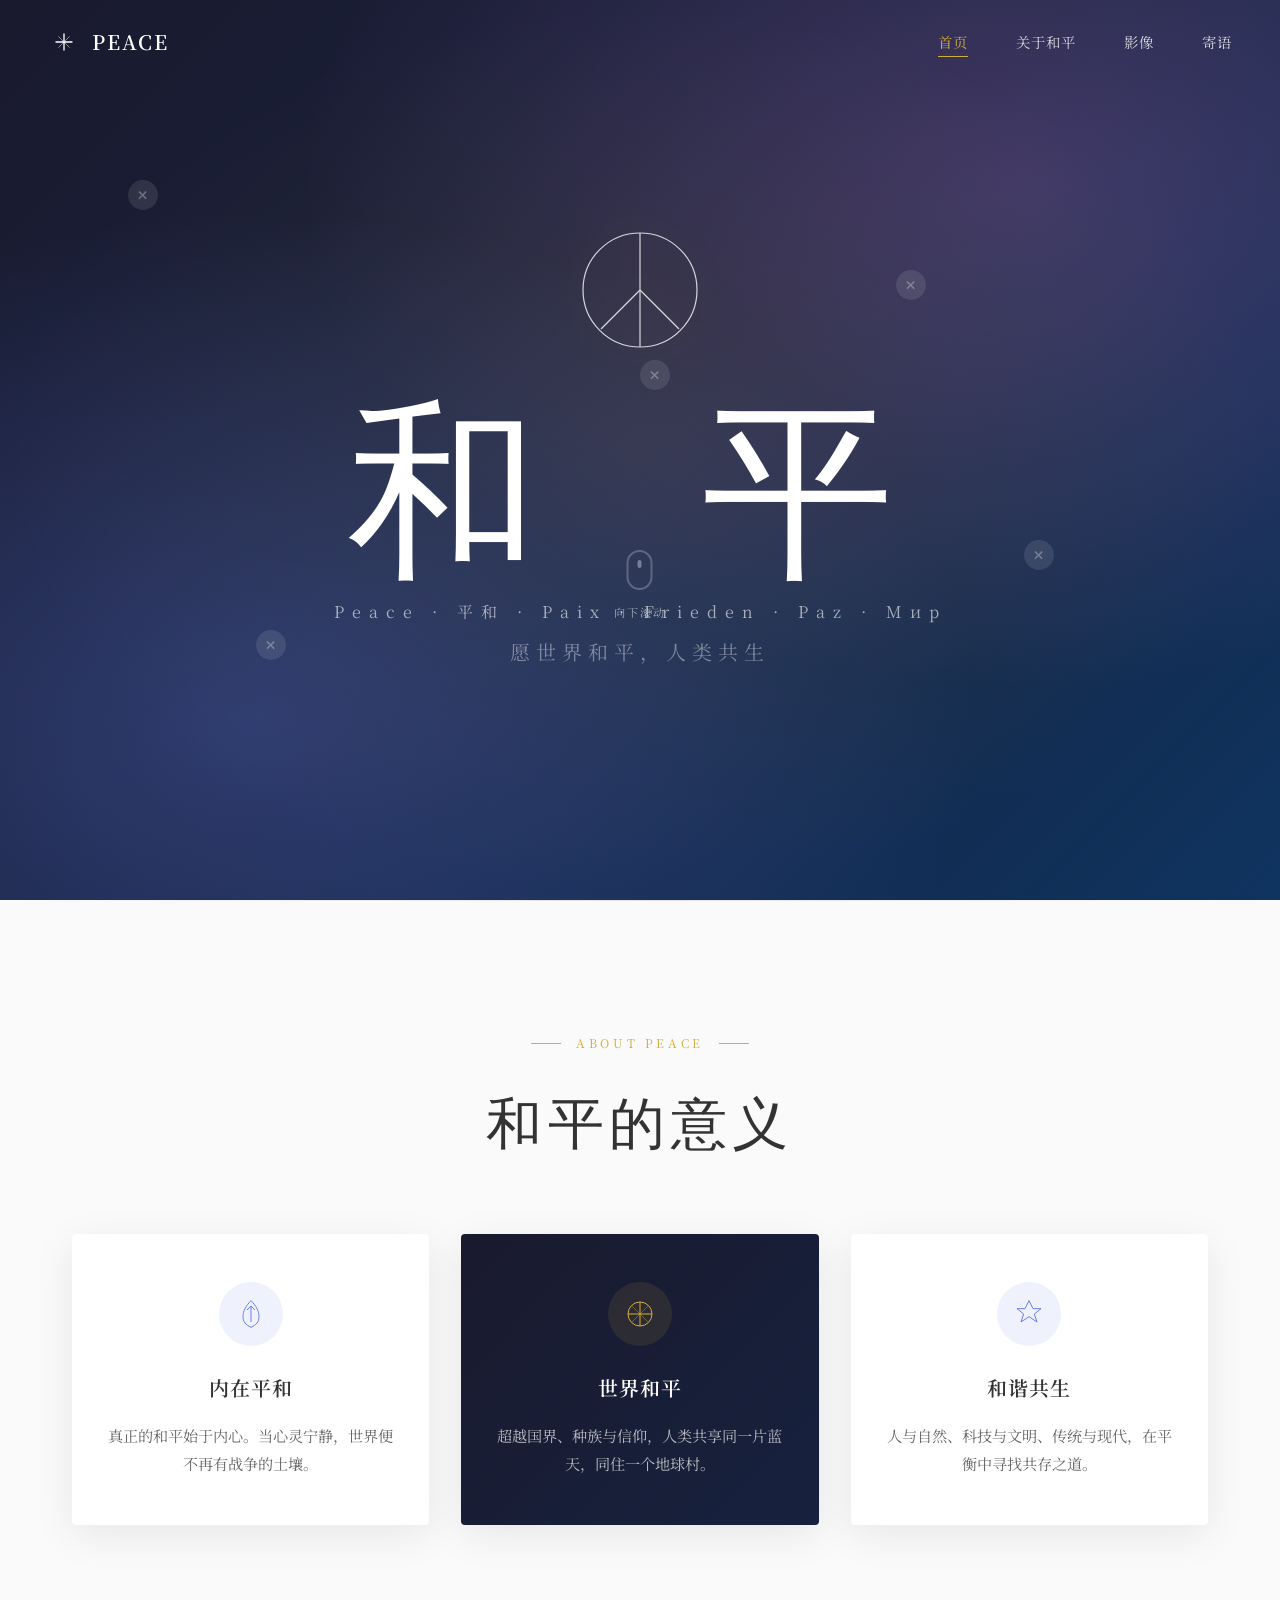
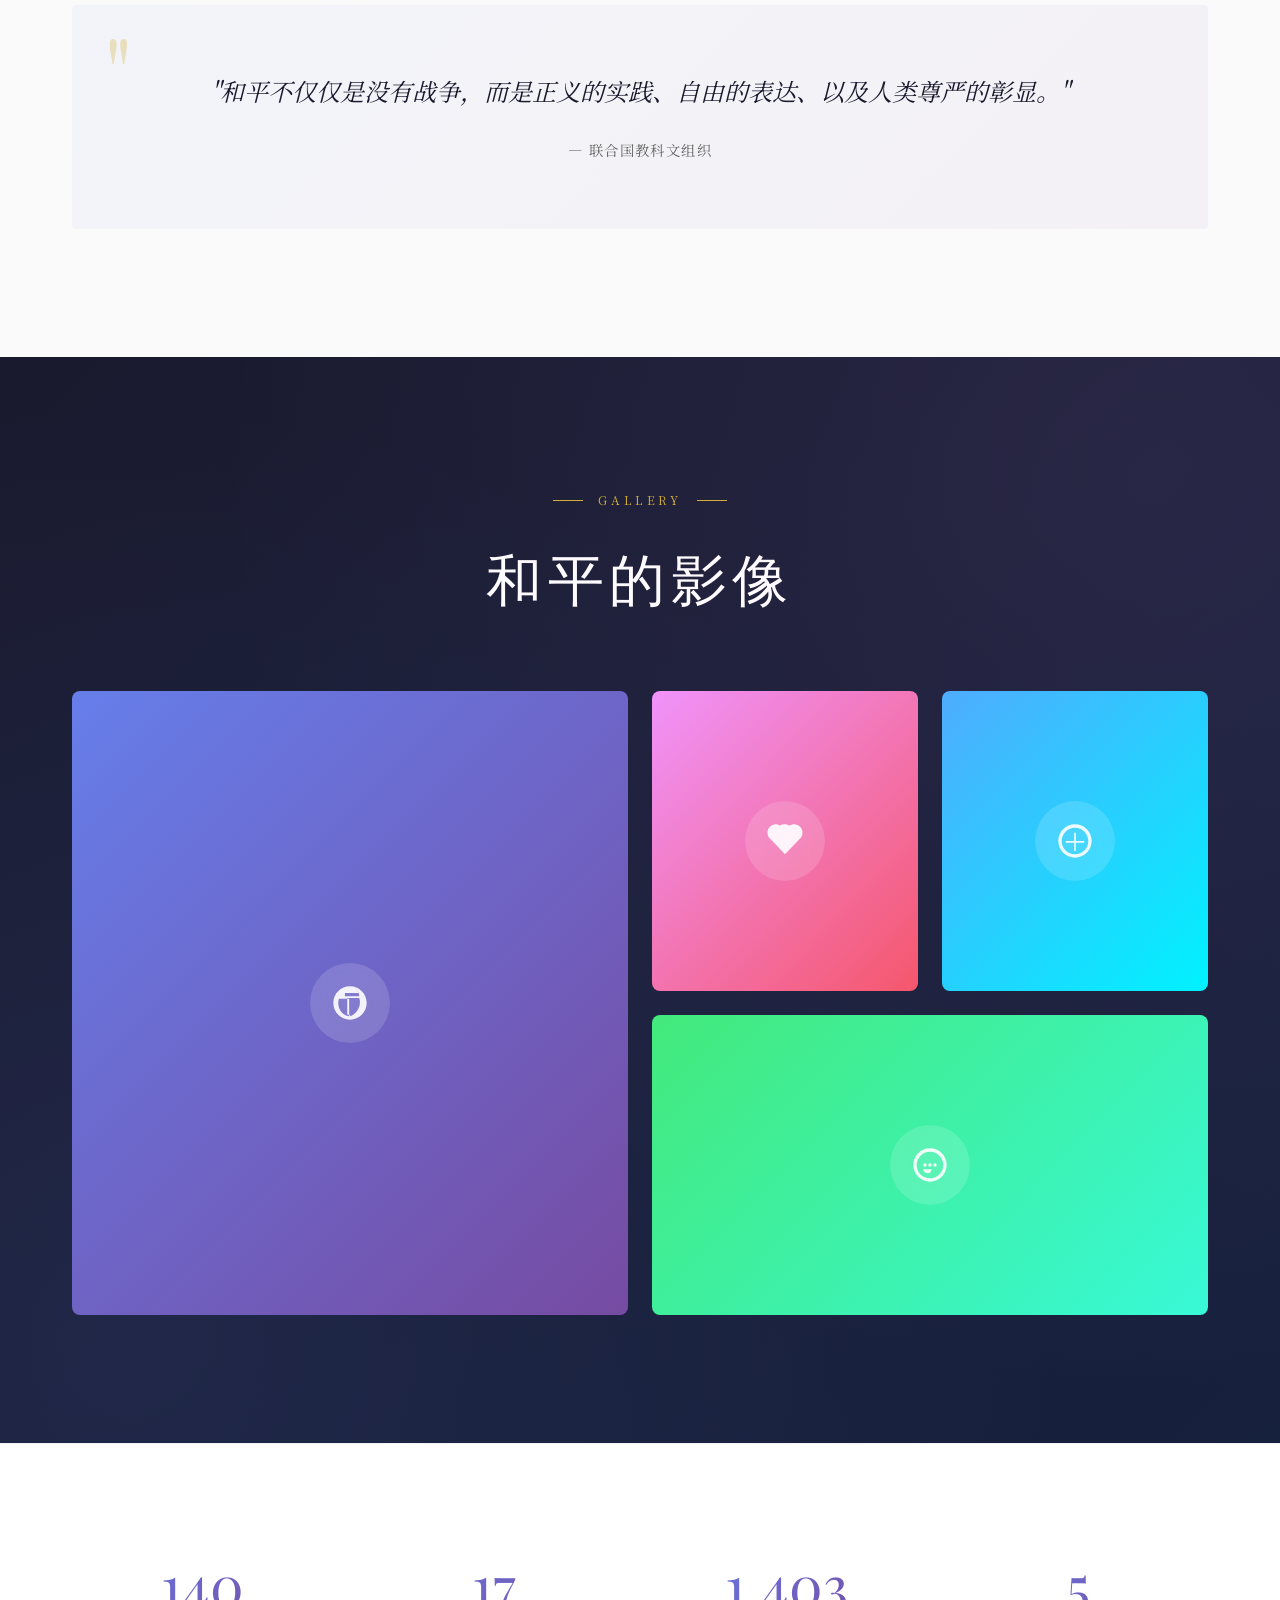
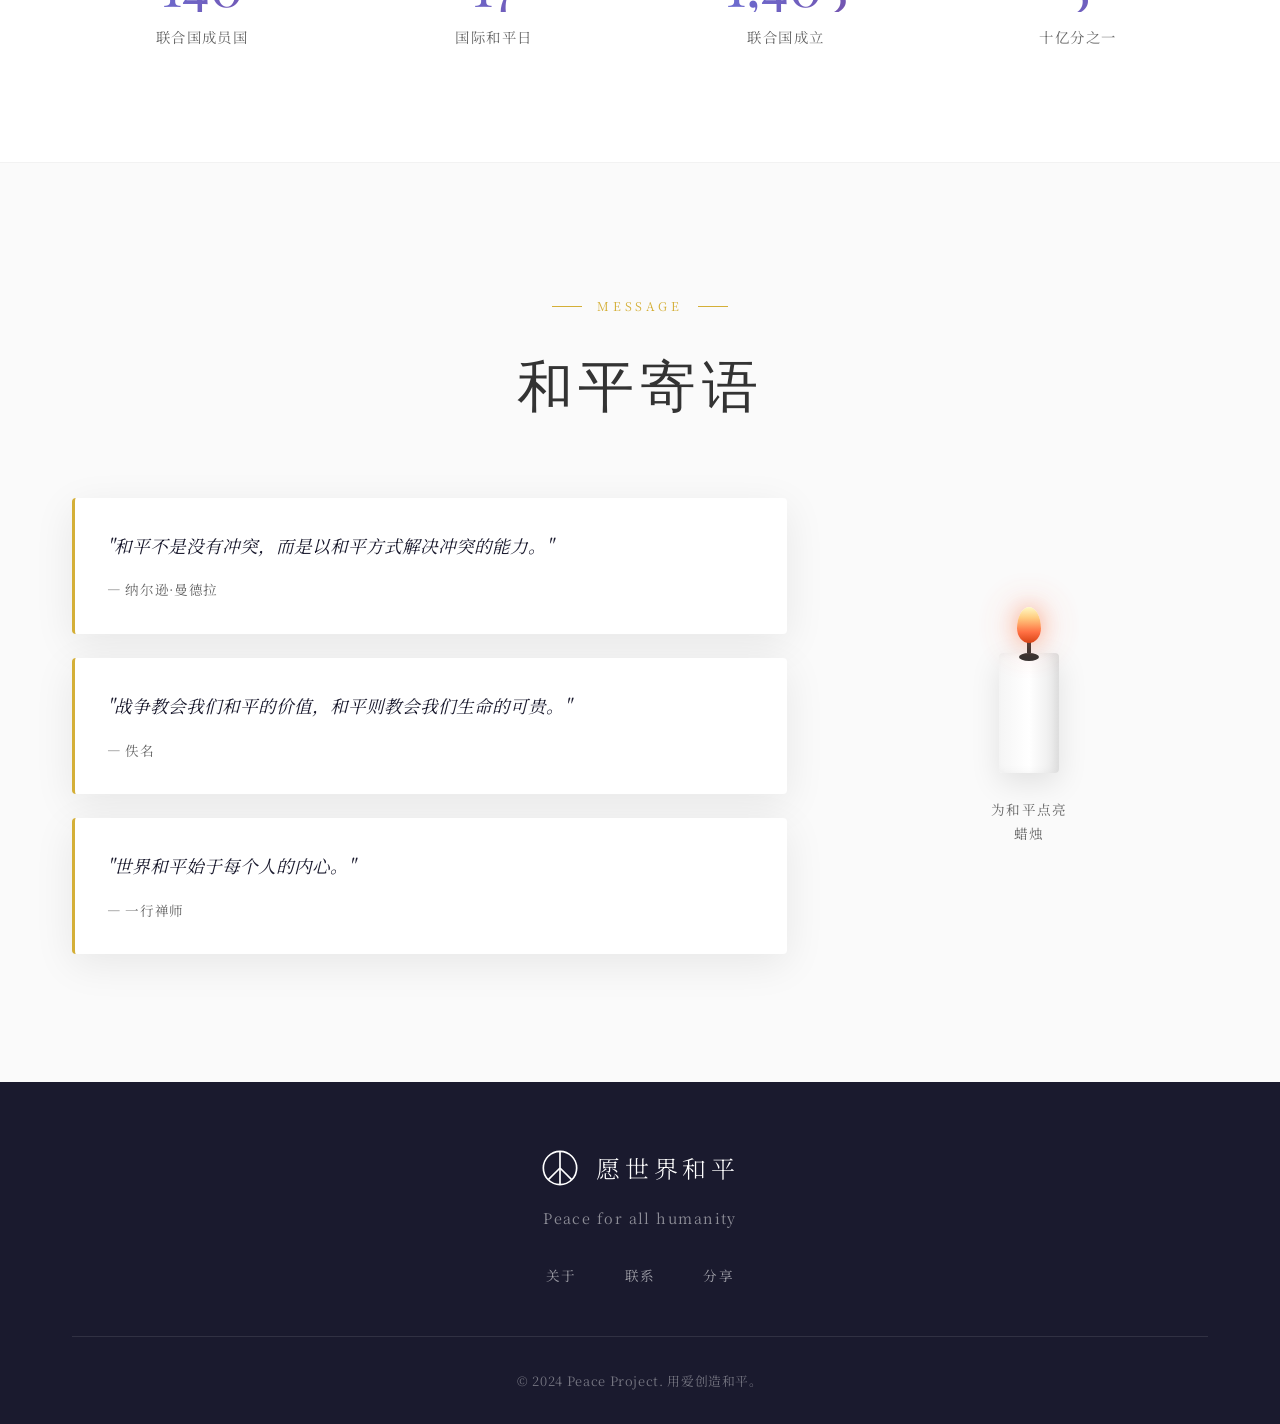
<file: index.html>
<!DOCTYPE html>
<html lang="zh-CN">
<head>
    <meta charset="UTF-8">
    <meta name="viewport" content="width=device-width, initial-scale=1.0">
    <title>和平 | Peace</title>
    <link rel="preconnect" href="https://fonts.googleapis.com">
    <link rel="preconnect" href="https://fonts.gstatic.com" crossorigin>
    <link href="https://fonts.googleapis.com/css2?family=Noto+Serif+SC:wght@300;400;600;700&family=Playfair+Display:ital,wght@0,300;0,400;0,600;1,400&display=swap" rel="stylesheet">
    <link rel="stylesheet" href="style.css">
</head>
<body>
    <!-- 导航 -->
    <nav class="nav">
        <div class="nav-container">
            <div class="logo">
                <svg viewBox="0 0 48 48" fill="none" xmlns="http://www.w3.org/2000/svg">
                    <path d="M24 4C12.954 4 4 12.954 4 24s8.954 20 20 20 20-8.954 20-20S35.046 4 24 4zm0 36c-8.822 0-16-7.178-16-16S15.178 8 24 8s16 7.178 16 16-7.178 16-16 16z"/>
                    <path d="M24 12v24M12 24h24" stroke="currentColor" stroke-width="2" stroke-linecap="round"/>
                    <path d="M16 16l16 16M32 16L16 32" stroke="currentColor" stroke-width="1.5" stroke-linecap="round" opacity="0.5"/>
                </svg>
                <span>PEACE</span>
            </div>
            <ul class="nav-links">
                <li><a href="#home" class="active">首页</a></li>
                <li><a href="#about">关于和平</a></li>
                <li><a href="#gallery">影像</a></li>
                <li><a href="#message">寄语</a></li>
            </ul>
            <button class="menu-toggle" aria-label="菜单">
                <span></span>
                <span></span>
                <span></span>
            </button>
        </div>
    </nav>

    <!-- 主视觉区 -->
    <section id="home" class="hero">
        <div class="hero-bg">
            <div class="gradient-overlay"></div>
            <div class="floating-doves">
                <div class="dove dove-1"></div>
                <div class="dove dove-2"></div>
                <div class="dove dove-3"></div>
                <div class="dove dove-4"></div>
                <div class="dove dove-5"></div>
            </div>
        </div>
        <div class="hero-content">
            <div class="peace-symbol">
                <svg viewBox="0 0 200 200" fill="none" xmlns="http://www.w3.org/2000/svg">
                    <circle cx="100" cy="100" r="95" stroke="currentColor" stroke-width="2" fill="none"/>
                    <line x1="100" y1="5" x2="100" y2="195" stroke="currentColor" stroke-width="2"/>
                    <line x1="100" y1="100" x2="35" y2="165" stroke="currentColor" stroke-width="2"/>
                    <line x1="100" y1="100" x2="165" y2="165" stroke="currentColor" stroke-width="2"/>
                </svg>
            </div>
            <h1 class="hero-title">
                <span class="title-line">和</span>
                <span class="title-line">平</span>
            </h1>
            <p class="hero-subtitle">Peace · 平和 · Paix · Frieden · Paz · Мир</p>
            <p class="hero-desc">愿世界和平，人类共生</p>
            <div class="scroll-indicator">
                <div class="mouse">
                    <div class="wheel"></div>
                </div>
                <span>向下滚动</span>
            </div>
        </div>
    </section>

    <!-- 关于和平 -->
    <section id="about" class="about">
        <div class="container">
            <div class="section-header">
                <span class="section-tag">About Peace</span>
                <h2 class="section-title">和平的意义</h2>
            </div>
            <div class="about-grid">
                <div class="about-card">
                    <div class="card-icon">
                        <svg viewBox="0 0 48 48" fill="none" stroke="currentColor" stroke-width="1.5">
                            <path d="M24 4c-8 8-12 16-12 24 0 8 4 12 12 16 8-4 12-8 12-16 0-8-4-16-12-24z"/>
                            <path d="M24 12v24M18 18l6-6 6 6"/>
                        </svg>
                    </div>
                    <h3>内在平和</h3>
                    <p>真正的和平始于内心。当心灵宁静，世界便不再有战争的土壤。</p>
                </div>
                <div class="about-card featured">
                    <div class="card-icon">
                        <svg viewBox="0 0 48 48" fill="none" stroke="currentColor" stroke-width="1.5">
                            <circle cx="24" cy="24" r="18"/>
                            <path d="M24 6v36M6 24h36"/>
                            <path d="M12 12l24 24M36 12L12 36" opacity="0.4"/>
                        </svg>
                    </div>
                    <h3>世界和平</h3>
                    <p>超越国界、种族与信仰，人类共享同一片蓝天，同住一个地球村。</p>
                </div>
                <div class="about-card">
                    <div class="card-icon">
                        <svg viewBox="0 0 48 48" fill="none" stroke="currentColor" stroke-width="1.5">
                            <path d="M24 4l6 12h12l-10 8 4 12-12-8-12 8 4-12L6 16h12l6-12z"/>
                        </svg>
                    </div>
                    <h3>和谐共生</h3>
                    <p>人与自然、科技与文明、传统与现代，在平衡中寻找共存之道。</p>
                </div>
            </div>
            <div class="quote-block">
                <blockquote>
                    "和平不仅仅是没有战争，而是正义的实践、自由的表达、以及人类尊严的彰显。"
                </blockquote>
                <cite>— 联合国教科文组织</cite>
            </div>
        </div>
    </section>

    <!-- 影像画廊 -->
    <section id="gallery" class="gallery">
        <div class="container">
            <div class="section-header light">
                <span class="section-tag">Gallery</span>
                <h2 class="section-title">和平的影像</h2>
            </div>
            <div class="gallery-grid">
                <div class="gallery-item large">
                    <div class="gallery-image" style="--bg-gradient: linear-gradient(135deg, #667eea 0%, #764ba2 100%);">
                        <div class="image-placeholder">
                            <svg viewBox="0 0 48 48" fill="currentColor">
                                <path d="M24 4C12.95 4 4 12.95 4 24s8.95 20 20 20 20-8.95 20-20S35.05 4 24 4zm-2 35.86C14.48 38.1 9.9 31.58 9.9 24c0-1.75.3-3.43.84-5h12.26v20.86zM24 38.1c-1.14 0-2.25-.12-3.32-.34V17.9h14.42c.54 1.57.84 3.25.84 5 0 7.78-4.8 14.45-11.58 17.12L24 38.1zm8.1-22.2H17.9v-4h16.26c-1.67-4.22-5.18-7.5-9.5-8.68 4.03 1.2 7.42 4.07 9.26 7.9.18.38.34.78.48 1.18.34.9.58 1.86.7 2.86v.74z"/>
                            </svg>
                        </div>
                    </div>
                    <div class="gallery-caption">
                        <h4>橄榄枝</h4>
                        <p>古希腊象征和平的圣物</p>
                    </div>
                </div>
                <div class="gallery-item">
                    <div class="gallery-image" style="--bg-gradient: linear-gradient(135deg, #f093fb 0%, #f5576c 100%);">
                        <div class="image-placeholder">
                            <svg viewBox="0 0 48 48" fill="currentColor">
                                <path d="M24 4c-2.5 0-4.84.65-6.88 1.78C17.1 4.66 15.12 4 13 4 7.48 4 3 8.48 3 14c0 2.76 1.12 5.26 2.93 7.07L24 40l18.07-18.93C43.88 19.26 45 16.76 45 14c0-5.52-4.48-10-10-10-2.12 0-4.1.66-5.82 1.78C27.84 4.65 25.5 4 24 4z"/>
                            </svg>
                        </div>
                    </div>
                    <div class="gallery-caption">
                        <h4>白鸽</h4>
                        <p>传递和平的使者</p>
                    </div>
                </div>
                <div class="gallery-item">
                    <div class="gallery-image" style="--bg-gradient: linear-gradient(135deg, #4facfe 0%, #00f2fe 100%);">
                        <div class="image-placeholder">
                            <svg viewBox="0 0 48 48" fill="currentColor">
                                <path d="M24 4C12.95 4 4 12.95 4 24s8.95 20 20 20 20-8.95 20-20S35.05 4 24 4zm0 36c-8.82 0-16-7.18-16-16S15.18 8 24 8s16 7.18 16 16-7.18 16-16 16zm-1-26h2v10h10v2H25v10h-2V26H13v-2h10V14z"/>
                            </svg>
                        </div>
                    </div>
                    <div class="gallery-caption">
                        <h4>和平符号</h4>
                        <p>反战运动的标志</p>
                    </div>
                </div>
                <div class="gallery-item wide">
                    <div class="gallery-image" style="--bg-gradient: linear-gradient(135deg, #43e97b 0%, #38f9d7 100%);">
                        <div class="image-placeholder">
                            <svg viewBox="0 0 48 48" fill="currentColor">
                                <path d="M24 4C12.95 4 4 12.95 4 24s8.95 20 20 20 20-8.95 20-20S35.05 4 24 4zm0 36c-8.82 0-16-7.18-16-16S15.18 8 24 8s16 7.18 16 16-7.18 16-16 16zm-6-14c-1.1 0-2-.9-2-2s.9-2 2-2 2 .9 2 2-.9 2-2 2zm6 0c-1.1 0-2-.9-2-2s.9-2 2-2 2 .9 2 2-.9 2-2 2zm6 0c-1.1 0-2-.9-2-2s.9-2 2-2 2 .9 2 2-.9 2-2 2zm-9 8c2.76 0 5-2.24 5-5h-10c0 2.76 2.24 5 5 5z"/>
                            </svg>
                        </div>
                    </div>
                    <div class="gallery-caption">
                        <h4>世界微笑</h4>
                        <p>用微笑连接世界</p>
                    </div>
                </div>
            </div>
        </div>
    </section>

    <!-- 数据展示 -->
    <section class="stats">
        <div class="container">
            <div class="stats-grid">
                <div class="stat-item">
                    <div class="stat-number" data-target="195">0</div>
                    <div class="stat-label">联合国成员国</div>
                </div>
                <div class="stat-item">
                    <div class="stat-number" data-target="24">0</div>
                    <div class="stat-label">国际和平日</div>
                </div>
                <div class="stat-item">
                    <div class="stat-number" data-target="1945">0</div>
                    <div class="stat-label">联合国成立</div>
                </div>
                <div class="stat-item">
                    <div class="stat-number" data-target="8">0</div>
                    <div class="stat-label">十亿分之一</div>
                </div>
            </div>
        </div>
    </section>

    <!-- 寄语 -->
    <section id="message" class="message">
        <div class="container">
            <div class="section-header">
                <span class="section-tag">Message</span>
                <h2 class="section-title">和平寄语</h2>
            </div>
            <div class="message-content">
                <div class="message-cards">
                    <div class="msg-card">
                        <div class="msg-text">"和平不是没有冲突，而是以和平方式解决冲突的能力。"</div>
                        <div class="msg-author">— 纳尔逊·曼德拉</div>
                    </div>
                    <div class="msg-card">
                        <div class="msg-text">"战争教会我们和平的价值，和平则教会我们生命的可贵。"</div>
                        <div class="msg-author">— 佚名</div>
                    </div>
                    <div class="msg-card">
                        <div class="msg-text">"世界和平始于每个人的内心。"</div>
                        <div class="msg-author">— 一行禅师</div>
                    </div>
                </div>
                <div class="interactive-area">
                    <div class="candle">
                        <div class="flame"></div>
                        <div class="wick"></div>
                        <div class="candle-body"></div>
                        <p class="candle-text">为和平点亮蜡烛</p>
                    </div>
                </div>
            </div>
        </div>
    </section>

    <!-- 页脚 -->
    <footer class="footer">
        <div class="container">
            <div class="footer-content">
                <div class="footer-logo">
                    <svg viewBox="0 0 48 48" fill="none" xmlns="http://www.w3.org/2000/svg">
                        <circle cx="24" cy="24" r="20" stroke="currentColor" stroke-width="2"/>
                        <line x1="24" y1="4" x2="24" y2="44" stroke="currentColor" stroke-width="2"/>
                        <line x1="24" y1="24" x2="10" y2="38" stroke="currentColor" stroke-width="2"/>
                        <line x1="24" y1="24" x2="38" y2="38" stroke="currentColor" stroke-width="2"/>
                    </svg>
                    <span>愿世界和平</span>
                </div>
                <p class="footer-text">Peace for all humanity</p>
                <div class="footer-links">
                    <a href="#" class="footer-link">关于</a>
                    <a href="#" class="footer-link">联系</a>
                    <a href="#" class="footer-link">分享</a>
                </div>
            </div>
            <div class="footer-bottom">
                <p>&copy; 2024 Peace Project. 用爱创造和平。</p>
            </div>
        </div>
    </footer>

    <script src="script.js"></script>
</body>
</html>
</file>
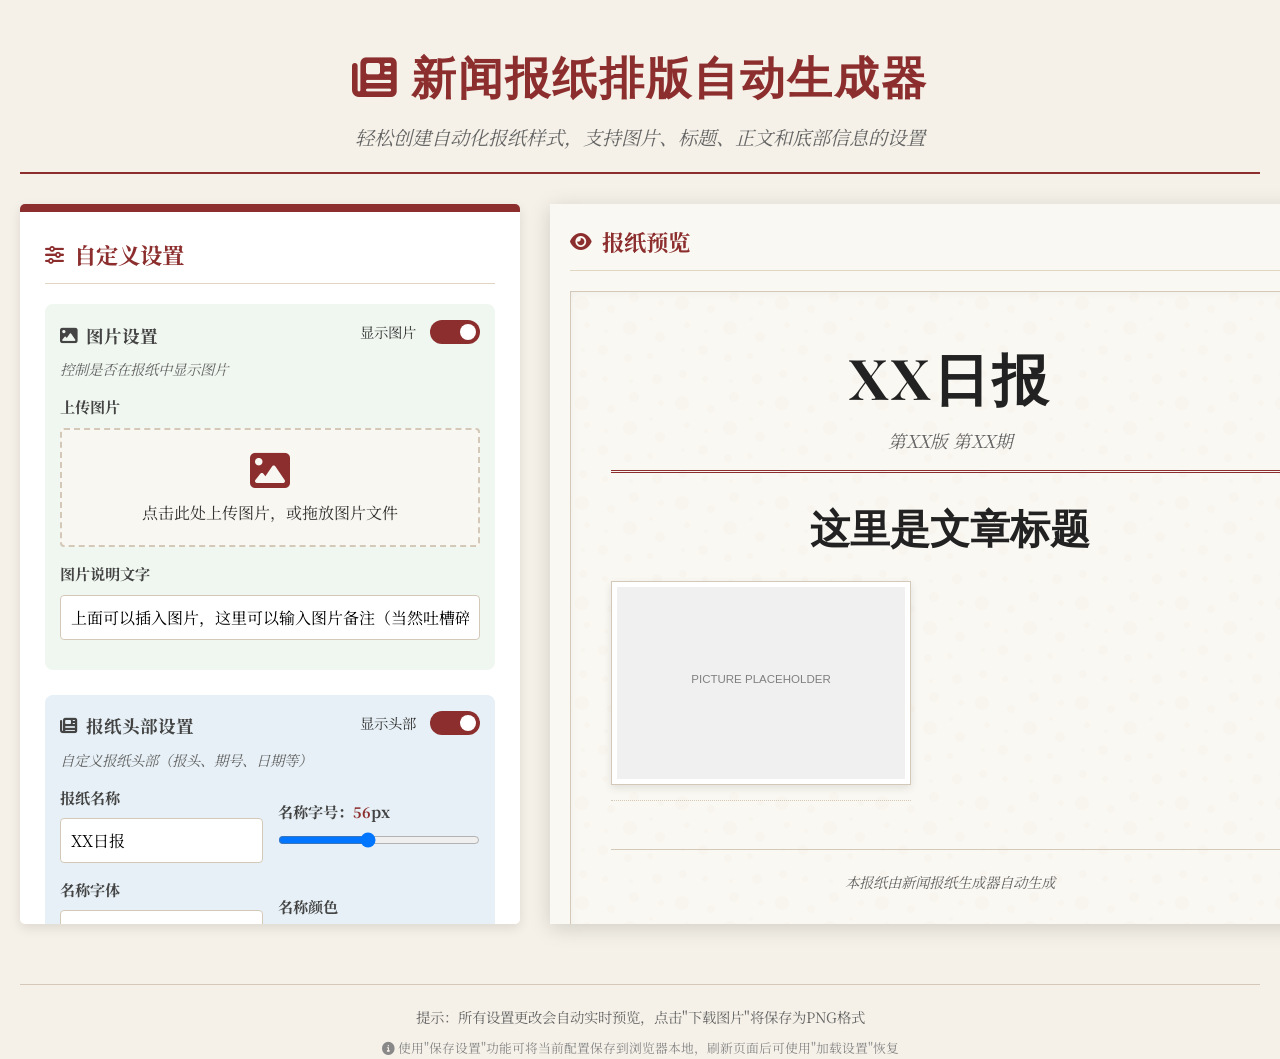
<file: newspaper/1.html>
<!DOCTYPE html>
<html lang="zh-CN">
<head>
    <meta charset="UTF-8">
    <meta name="viewport" content="width=device-width, initial-scale=1.0">
    <title>新闻报纸排版生成器</title>
    <link rel="stylesheet" href="https://cdnjs.cloudflare.com/ajax/libs/font-awesome/6.4.0/css/all.min.css">
    <link href="https://fonts.googleapis.com/css2?family=Noto+Serif+SC:wght@400;700&family=Playfair+Display:wght@700&family=Roboto:wght@400;700&family=Source+Code+Pro:wght@400;700&family=Comic+Neue:wght@700&family=Times+New+Roman&family=Courier+New&family=Arial&display=swap" rel="stylesheet">
    <style>
        * {margin: 0;padding: 0;box-sizing: border-box;}
        body {font-family: 'Noto Serif SC', serif;background-color: #f5f1e8;
            color: #333;line-height: 1.6;}
        .container {max-width: 1600px;margin: 0 auto;padding: 20px;
            display: flex;flex-direction: column;gap: 30px;}
        header {text-align: center;padding: 20px 0;border-bottom: 2px solid #8c2e2e;}
        h1 {font-family: 'Playfair Display', serif;color: #8c2e2e;font-size: 2.8rem;
            letter-spacing: 2px;margin-bottom: 10px;}
        .subtitle {font-size: 1.2rem;color: #666;font-style: italic;}
        .main-content {display: flex;gap: 30px;flex: 1;}
        .editor-panel {background-color: #fff;padding: 25px;border-radius: 5px;
            box-shadow: 0 4px 12px rgba(0, 0, 0, 0.1);border-top: 8px solid #8c2e2e;
            overflow-y: auto;min-width: 500px;}
        .newspaper-preview {background-color: #fff;padding: 40px;
            box-shadow: 0 4px 20px rgba(0, 0, 0, 0.15);
            background-color: #faf8f2;flex: 1;min-width: 700px;}
        .section-title {font-size: 1.4rem;color: #8c2e2e;margin-bottom: 20px;
            padding-bottom: 10px;border-bottom: 1px solid #e0d6c2;
            display: flex;align-items: center;gap: 10px;}
        .section-title i {font-size: 1.2rem;}
        .control-group {margin-bottom: 25px;padding: 15px;
            border-radius: 8px;background-color: #f9f7f1;}
        .control-group-image {background-color: #f0f7f0;}
        .control-group-header {background-color: #e6f0f6;}
        .control-group-title {background-color: #f0e6d6;}
        .control-group-text {background-color: #f0f4f8;}
        .control-group-footer {background-color: #f5f0e8;}
        .control-group-header-content {display: flex;
            justify-content: space-between;align-items: center;margin-bottom: 15px;}
        .control-group-header h3 {font-size: 1.1rem;color: #444;display: flex;
            align-items: center;gap: 8px;}
        .toggle-switch {position: relative;display: inline-block;width: 50px;height: 24px;}
        .toggle-switch input {opacity: 0;width: 0;height: 0;}
        .toggle-slider {position: absolute;cursor: pointer;top: 0;left: 0;right: 0;bottom: 0;
            background-color: #ccc;transition: .4s;border-radius: 24px;}
        .toggle-slider:before {position: absolute;content: "";height: 16px;
            width: 16px;left: 4px;bottom: 4px;background-color: white;
            transition: .4s;border-radius: 50%;}
        input:checked + .toggle-slider {background-color: #8c2e2e;}
        input:checked + .toggle-slider:before {transform: translateX(26px);}
        .control-row {display: flex;gap: 15px;margin-bottom: 15px;align-items: center;
            flex-wrap: wrap;}
        .control-item {flex: 1;min-width: 180px;}
        label {display: block;margin-bottom: 8px;font-weight: bold;color: #444;
            font-size: 0.95rem;}
        input[type="text"], textarea, select {width: 100%;padding: 10px;
            border: 1px solid #d4c9b8;border-radius: 4px;
            font-family: 'Noto Serif SC', serif;font-size: 1rem;
            background-color: #fff;transition: border-color 0.3s;}
        input[type="text"]:focus, textarea:focus, select:focus {outline: none;
            border-color: #8c2e2e;}
        textarea {min-height: 150px;resize: vertical;}
        .image-upload {border: 2px dashed #d4c9b8;border-radius: 4px;
            padding: 20px;text-align: center;cursor: pointer;transition: border-color 0.3s;
            background-color: #f9f7f1;}
        .image-upload:hover {border-color: #8c2e2e;}
        .image-upload i {font-size: 2.5rem;color: #8c2e2e;margin-bottom: 10px;}
        #imagePreview {max-width: 100%;max-height: 200px;margin-top: 15px;display: none;}
        .font-size-control {display: flex;align-items: center;gap: 15px;}
        .font-size-control input {flex: 1;}
        .color-picker-container {display: flex;align-items: center;gap: 10px;}
        .color-picker {width: 50px;height: 40px;border: 1px solid #d4c9b8;
            border-radius: 4px;cursor: pointer;background-color: #fff;}
        .size-value, .color-value {font-weight: bold;color: #8c2e2e;min-width: 40px;
            font-size: 0.9rem;}
        .buttons {display: flex;gap: 15px;margin-top: 30px;}
        button {padding: 14px 24px;border: none;border-radius: 4px;
            font-family: 'Noto Serif SC', serif;font-size: 1rem;font-weight: bold;
            cursor: pointer;transition: all 0.3s;flex: 1;display: flex;
            align-items: center;justify-content: center;gap: 10px;}
        .generate-btn {background-color: #8c2e2e;color: white;}
        .generate-btn:hover {background-color: #6d2323;transform: translateY(-2px);}
        .download-btn {background-color: #2e5d8c;color: white;}
        .download-btn:hover {background-color: #24496e;transform: translateY(-2px);}
        .reset-btn {background-color: #e0d6c2;color: #333;}
        .reset-btn:hover {background-color: #d4c9b8;}
        
        /* 保存按钮样式 */
        .save-btn {background-color: #2e8c5d;color: white;}
        .save-btn:hover {background-color: #247049;transform: translateY(-2px);}
        .load-btn {background-color: #8c6d2e;color: white;}
        .load-btn:hover {background-color: #6d5423;transform: translateY(-2px);}
        
        /* 报纸样式 */
        .newspaper {font-family: 'Noto Serif SC', serif;background-color: #faf8f2;
            padding: 40px;border: 1px solid #d4c9b8;
            box-shadow: inset 0 0 10px rgba(0, 0, 0, 0.05);
            min-height: 800px;position: relative;overflow: hidden;transition: all 0.3s ease;}
        .newspaper::before {content: "";position: absolute;top: 0;left: 0;right: 0;bottom: 0;
            background-image: url("data:image/svg+xml,%3Csvg width='100' height='100' viewBox='0 0 100 100' xmlns='http://www.w3.org/2000/svg'%3E%3Cpath d='M11 18c3.866 0 7-3.134 7-7s-3.134-7-7-7-7 3.134-7 7 3.134 7 7 7zm48 25c3.866 0 7-3.134 7-7s-3.134-7-7-7-7 3.134-7 7 3.134 7 7 7zm-43-7c1.657 0 3-1.343 3-3s-1.343-3-3-3-3 1.343-3 3 1.343 3 3 3zm63 31c1.657 0 3-1.343 3-3s-1.343-3-3-3-3 1.343-3 3 1.343 3 3 3zM34 90c1.657 0 3-1.343 3-3s-1.343-3-3-3-3 1.343-3 3 1.343 3 3 3zm56-76c1.657 0 3-1.343 3-3s-1.343-3-3-3-3 1.343-3 3 1.343 3 3 3zM12 86c2.21 0 4-1.79 4-4s-1.79-4-4-4-4 1.79-4 4 1.79 4 4 4zm28-65c2.21 0 4-1.79 4-4s-1.79-4-4-4-4 1.79-4 4 1.79 4 4 4zm23-11c2.76 0 5-2.24 5-5s-2.24-5-5-5-5 2.24-5 5 2.24 5 5 5zm-6 60c2.21 0 4-1.79 4-4s-1.79-4-4-4-4 1.79-4 4 1.79 4 4 4zm29 22c2.76 0 5-2.24 5-5s-2.24-5-5-5-5 2.24-5 5 2.24 5 5 5zM32 63c2.76 0 5-2.24 5-5s-2.24-5-5-5-5 2.24-5 5 2.24 5 5 5zm57-13c2.76 0 5-2.24 5-5s-2.24-5-5-5-5 2.24-5 5 2.24 5 5 5zm-9-21c1.105 0 2-.895 2-2s-.895-2-2-2-2 .895-2 2 .895 2 2 2zM60 91c1.105 0 2-.895 2-2s-.895-2-2-2-2 .895-2 2 .895 2 2 2zM35 41c1.105 0 2-.895 2-2s-.895-2-2-2-2 .895-2 2 .895 2 2 2zM12 60c1.105 0 2-.895 2-2s-.895-2-2-2-2 .895-2 2 .895 2 2 2z' fill='%23d4c9b8' fill-opacity='0.2' fill-rule='evenodd'/%3E%3C/svg%3E");
            opacity: 0.3;z-index: 0;}
        .newspaper-content {position: relative;z-index: 1;}
        .newspaper-header {border-bottom: 3px double #8c2e2e;padding-bottom: 15px;
            margin-bottom: 30px;text-align: center;}
        .paper-name {font-family: 'Playfair Display', serif;font-size: 3.5rem;
            letter-spacing: 3px;color: #222;margin-bottom: 5px;}
        .paper-date {font-style: italic;color: #666;font-size: 1.1rem;}
        .article-title {font-size: 2.5rem;font-weight: bold;line-height: 1.2;
            margin-bottom: 25px;color: #222;text-align: center;
            font-family: 'Playfair Display', serif;}
        .article-content {display: flex;flex-wrap: wrap;gap: 30px;margin-top: 30px;}
        .article-image-container {flex: 1;min-width: 300px;}
        .article-image {width: 100%;height: auto;border: 1px solid #d4c9b8;
            padding: 5px;background-color: white;box-shadow: 0 3px 8px rgba(0, 0, 0, 0.1);}
        .article-image-caption {font-size: 0.9rem;color: #666;font-style: italic;text-align: center;
            margin-top: 8px;padding-top: 8px;border-top: 1px dotted #d4c9b8;}
        .article-text {flex: 2;min-width: 300px;column-count: 2;column-gap: 30px;
            text-align: justify;hyphens: auto;}
        .article-text.no-image {flex: 1;min-width: 100%;column-count: 2;}
        .article-text p {margin-bottom: 15px;text-indent: 2em;}
        .newspaper-footer {margin-top: 40px;padding-top: 20px;
            border-top: 1px solid #d4c9b8;font-size: 0.9rem;color: #666;text-align: center;}
        .generated-date {font-style: italic;}
        .editor-panel::-webkit-scrollbar {
            width: 8px;}
        .editor-panel::-webkit-scrollbar-track {background: #f1f1f1;border-radius: 4px;}
        .editor-panel::-webkit-scrollbar-thumb {background: #c1c1c1;border-radius: 4px;}
        .editor-panel::-webkit-scrollbar-thumb:hover {
            background: #a8a8a8;}
        @media (max-width: 768px) {
            .main-content {flex-direction: column;}
            .editor-panel, .newspaper-preview {min-width: 100%;}
            .article-text {column-count: 1;}
            .article-title {font-size: 2rem;}
            .paper-name {font-size: 2.5rem;}
            .buttons {flex-wrap: wrap;}
            button {min-width: 150px;}}
        @media (min-width: 992px) and (max-width: 1199px) {
            .editor-panel {flex: 0 0 45%;min-width: 450px;
                max-height: calc(100vh - 180px);
                position: sticky;
                top: 20px;}
            .newspaper-preview {flex: 0 0 55%;min-width: 600px;}}
        @media (min-width: 1200px) {body {height: 100vh;overflow: hidden;}
            .container {height: 100%;padding: 20px;}
            .main-content {flex: 1;height: calc(100vh - 180px);}
            .editor-panel {flex: 0 0 40%;
                max-width: 600px;max-height: calc(100vh - 180px);position: sticky;
                top: 20px;overflow-y: auto;
                z-index: 10;}
            .newspaper-preview {flex: 0 0 60%;min-width: 800px;max-width: 1000px;
                height: 100%;overflow-y: auto;padding: 20px;}
            .newspaper {min-height: auto;padding: 40px;height: auto;}}
        
        @media (min-width: 1600px) {
            .container {max-width: 90%;gap: 40px;}
            .editor-panel {flex: 0 0 35%;max-width: 650px;}
            .newspaper-preview {flex: 0 0 65%;min-width: 900px;}}
        
        .toast {position: fixed;bottom: 20px;right: 20px;background-color: #2e8c5d;
            color: white;padding: 15px 25px;border-radius: 4px;
            box-shadow: 0 4px 12px rgba(0, 0, 0, 0.15);display: none;
            z-index: 1000;font-weight: bold;}
        footer {text-align: center;margin-top: 30px;padding-top: 20px;
            border-top: 1px solid #d4c9b8;color: #666;font-size: 0.9rem;}
        
        /* 字体预览样式 */
        .font-preview {margin-top: 5px;padding: 5px;
            font-size: 0.9rem;border-radius: 4px;background-color: #fff;
            border: 1px dashed #ddd;min-height: 30px;}
        
        /* 颜色预览 */
        .color-preview {width: 100%;height: 8px;border-radius: 4px;margin-top: 5px;}
        
        /* 小标题 */
        .control-subtitle {font-size: 0.9rem;color: #666;margin-top: -10px;margin-bottom: 15px;
            font-style: italic;}
        .image-control-header {display: flex;justify-content: space-between;
            align-items: center;margin-bottom: 15px;}
        .image-control-header h3 {margin: 0;font-size: 1.1rem;
            color: #444;display: flex;align-items: center;gap: 8px;}
    </style>
</head>
<body>
    <div class="container">
        <header>
            <h1><i class="fas fa-newspaper"></i> 新闻报纸排版自动生成器</h1>
            <p class="subtitle">轻松创建自动化报纸样式，支持图片、标题、正文和底部信息的设置</p>
        </header>
        <div class="main-content">
            <div class="editor-panel">
                <h2 class="section-title"><i class="fas fa-sliders-h"></i> 自定义设置</h2>
                <div class="control-group control-group-image">
                    <div class="image-control-header">
                        <h3><i class="fas fa-image"></i> 图片设置</h3>
                        <div>
                            <span style="margin-right: 10px; font-size: 0.9rem;">显示图片</span>
                            <label class="toggle-switch">
                                <input type="checkbox" id="imageVisible" checked>
                                <span class="toggle-slider"></span>
                            </label>
                        </div>
                    </div>
                    <div class="control-subtitle">控制是否在报纸中显示图片</div>
                    <label for="imageUpload">上传图片</label>
                    <div class="image-upload" id="imageUpload">
                        <i class="fas fa-image"></i>
                        <p>点击此处上传图片，或拖放图片文件</p>
                        <input type="file" id="imageInput" accept="image/*" style="display: none;">
                        <img id="imagePreview" alt="预览">
                    </div>
                    <div class="control-row" style="margin-top: 15px;">
                        <div class="control-item">
                            <label for="imageCaption">图片说明文字</label>
                            <input type="text" id="imageCaption" placeholder="请输入图片说明文字..." value="上面可以插入图片，这里可以输入图片备注（当然吐槽碎碎念也没问题。">
                        </div>
                    </div>
                </div>
                <div class="control-group control-group-header">
                    <div class="control-group-header-content">
                        <h3><i class="fas fa-newspaper"></i> 报纸头部设置</h3>
                        <div>
                            <span style="margin-right: 10px; font-size: 0.9rem;">显示头部</span>
                            <label class="toggle-switch">
                                <input type="checkbox" id="headerVisible" checked>
                                <span class="toggle-slider"></span>
                            </label>
                        </div>
                    </div>
                    <div class="control-subtitle">自定义报纸头部（报头、期号、日期等）</div>
                    <div class="control-row">
                        <div class="control-item">
                            <label for="paperName">报纸名称</label>
                            <input type="text" id="paperName" placeholder="请输入报纸名称..." value="XX日报">
                        </div>
                        <div class="control-item">
                            <label for="paperNameFontSize">名称字号：<span id="paperNameSizeValue" class="size-value">56</span>px</label>
                            <div class="font-size-control">
                                <input type="range" id="paperNameFontSize" min="24" max="96" value="56">
                            </div>
                        </div>
                    </div>
                    <div class="control-row">
                        <div class="control-item">
                            <label for="paperNameFontFamily">名称字体</label>
                            <select id="paperNameFontFamily">
                                <option value="'Playfair Display', serif">古典衬线体</option>
                                <option value="'Times New Roman', serif">Times New Roman</option>
                                <option value="'Noto Serif SC', serif">思源宋体</option>
                                <option value="'Roboto', sans-serif">现代无衬线体</option>
                                <option value="'Courier New', monospace">打字机体</option>
                            </select>
                            <div id="paperNameFontPreview" class="font-preview">报纸名称字体预览</div>
                        </div>
                        <div class="control-item">
                            <label for="paperNameColor">名称颜色</label>
                            <div class="color-picker-container">
                                <input type="color" id="paperNameColor" class="color-picker" value="#222222">
                                <span id="paperNameColorValue" class="color-value">#222222</span>
                            </div>
                            <div id="paperNameColorPreview" class="color-preview" style="background-color: #222222;"></div>
                        </div>
                    </div>
                    <div class="control-row">
                        <div class="control-item">
                            <label for="paperDateText">报纸期号与日期</label>
                            <input type="text" id="paperDateText" placeholder="请输入期号和日期..." value="第XXXX期 · XXXX专刊 · XXXX年XX月XX日（这里依然也是可以碎碎念，写'作者xxx'也可以，什么都行）">
                        </div>
                        <div class="control-item">
                            <label for="paperDateFontSize">期号字号：<span id="paperDateSizeValue" class="size-value">18</span>px</label>
                            <div class="font-size-control">
                                <input type="range" id="paperDateFontSize" min="12" max="36" value="18">
                            </div>
                        </div>
                    </div>
                    <div class="control-row">
                        <div class="control-item">
                            <label for="paperDateFontFamily">期号字体</label>
                            <select id="paperDateFontFamily">
                                <option value="'Noto Serif SC', serif">思源宋体</option>
                                <option value="'Times New Roman', serif">Times New Roman</option>
                                <option value="'Playfair Display', serif">古典衬线体</option>
                                <option value="'Roboto', sans-serif">现代无衬线体</option>
                            </select>
                            <div id="paperDateFontPreview" class="font-preview">期号字体预览</div>
                        </div>
                        <div class="control-item">
                            <label for="paperDateColor">期号颜色</label>
                            <div class="color-picker-container">
                                <input type="color" id="paperDateColor" class="color-picker" value="#666666">
                                <span id="paperDateColorValue" class="color-value">#666666</span>
                            </div>
                            <div id="paperDateColorPreview" class="color-preview" style="background-color: #666666;"></div>
                        </div>
                    </div>
                </div>
                <div class="control-group control-group-title">
                    <div class="control-group-header-content">
                        <h3><i class="fas fa-heading"></i> 标题样式设置</h3>
                    </div>
                    <div class="control-row">
                        <div class="control-item">
                            <label for="articleTitle">文章标题</label>
                            <input type="text" id="articleTitle" placeholder="请输入文章标题..." value="这里是文章标题">
                        </div>
                    </div>
                    <div class="control-row">
                        <div class="control-item">
                            <label for="titleFontSize">标题字号：<span id="titleSizeValue" class="size-value">48</span>px</label>
                            <div class="font-size-control">
                                <input type="range" id="titleFontSize" min="24" max="72" value="48">
                            </div>
                        </div>
                        <div class="control-item">
                            <label for="titleFontFamily">标题字体</label>
                            <select id="titleFontFamily">
                                <option value="'Playfair Display', serif">古典衬线体</option>
                                <option value="'Noto Serif SC', serif">思源宋体</option>
                                <option value="'Roboto', sans-serif">现代无衬线体</option>
                                <option value="'Source Code Pro', monospace">等宽字体</option>
                                <option value="'Comic Neue', cursive">手写体</option>
                            </select>
                            <div id="titleFontPreview" class="font-preview">标题字体预览</div>
                        </div>
                    </div>
                    <div class="control-row">
                        <div class="control-item">
                            <label for="titleColor">标题颜色</label>
                            <div class="color-picker-container">
                                <input type="color" id="titleColor" class="color-picker" value="#222222">
                                <span id="titleColorValue" class="color-value">#222222</span>
                            </div>
                            <div id="titleColorPreview" class="color-preview" style="background-color: #222222;"></div>
                        </div>
                        <div class="control-item">
                            <label for="titleAlign">标题对齐</label>
                            <select id="titleAlign">
                                <option value="center">居中</option>
                                <option value="left">左对齐</option>
                                <option value="right">右对齐</option>
                                <option value="justify">两端对齐</option>
                            </select>
                        </div>
                    </div>
                </div>
                <div class="control-group control-group-text">
                    <div class="control-group-header-content">
                        <h3><i class="fas fa-paragraph"></i> 正文样式设置</h3>
                    </div>
                    <div class="control-row">
                        <div class="control-item">
                            <label for="articleContent">文章内容</label>
                            <textarea id="articleContent" placeholder="请输入文章内容...">
</textarea>
                        </div>
                    </div>
                    <div class="control-row">
                        <div class="control-item">
                            <label for="contentFontSize">正文字号：<span id="contentSizeValue" class="size-value">16</span>px</label>
                            <div class="font-size-control">
                                <input type="range" id="contentFontSize" min="12" max="24" value="16">
                            </div>
                        </div>
                        <div class="control-item">
                            <label for="contentFontFamily">正文字体</label>
                            <select id="contentFontFamily">
                                <option value="'Noto Serif SC', serif">思源宋体</option>
                                <option value="'Playfair Display', serif">古典衬线体</option>
                                <option value="'Roboto', sans-serif">现代无衬线体</option>
                                <option value="'Source Code Pro', monospace">等宽字体</option>
                            </select>
                            <div id="contentFontPreview" class="font-preview">正文字体预览</div>
                        </div>
                    </div>
                    <div class="control-row">
                        <div class="control-item">
                            <label for="contentColor">正文颜色</label>
                            <div class="color-picker-container">
                                <input type="color" id="contentColor" class="color-picker" value="#333333">
                                <span id="contentColorValue" class="color-value">#333333</span>
                            </div>
                            <div id="contentColorPreview" class="color-preview" style="background-color: #333333;"></div>
                        </div>
                        <div class="control-item">
                            <label for="lineHeight">行高</label>
                            <div class="font-size-control">
                                <input type="range" id="lineHeight" min="1.2" max="2.0" step="0.1" value="1.6">
                                <span id="lineHeightValue" class="size-value">1.6</span>
                            </div>
                        </div>
                    </div>
                </div>
                <div class="control-group control-group-footer">
                    <div class="control-group-header-content">
                        <h3><i class="fas fa-info-circle"></i> 底部信息设置</h3>
                        <div>
                            <span style="margin-right: 10px; font-size: 0.9rem;">显示底部信息</span>
                            <label class="toggle-switch">
                                <input type="checkbox" id="footerVisible" checked>
                                <span class="toggle-slider"></span>
                            </label>
                        </div>
                    </div>
                    <div class="control-subtitle">控制是否显示报纸底部的生成信息</div>
                    <div class="control-row">
                        <div class="control-item">
                            <label for="footerText">自定义底部信息</label>
                            <input type="text" id="footerText" placeholder="请输入自定义底部信息..." value="本报纸由新闻报纸生成器自动生成">
                        </div>
                    </div>
                    <div class="control-row">
                        <div class="control-item">
                            <label for="footerFontSize">底部信息字号：<span id="footerSizeValue" class="size-value">14</span>px</label>
                            <div class="font-size-control">
                                <input type="range" id="footerFontSize" min="10" max="24" value="14">
                            </div>
                        </div>
                        <div class="control-item">
                            <label for="footerColor">底部信息颜色</label>
                            <div class="color-picker-container">
                                <input type="color" id="footerColor" class="color-picker" value="#666666">
                                <span id="footerColorValue" class="color-value">#666666</span>
                            </div>
                            <div id="footerColorPreview" class="color-preview" style="background-color: #666666;"></div>
                        </div>
                    </div>
                </div>
                <div class="buttons">
                    <button class="generate-btn" id="generateBtn">
                    生成报纸
                    </button>
                    <button class="download-btn" id="downloadBtn">
                    下载图片
                    </button>
                    <button class="save-btn" id="saveBtn">
                    保存设置
                    </button>
                    <button class="load-btn" id="loadBtn">
                    加载设置
                    </button>
                    <button class="reset-btn" id="resetBtn">
                    重置
                    </button>
                </div>
            </div>
            <div class="newspaper-preview">
                <h2 class="section-title"><i class="fas fa-eye"></i> 报纸预览</h2>
                <div class="newspaper" id="newspaper">
                    <div class="newspaper-content">
                        <div class="newspaper-header" id="newspaperHeader">
                            <h1 class="paper-name" id="previewPaperName">XX日报</h1>
                            <p class="paper-date" id="previewPaperDate">第XX版 第XX期 </p>
                        </div>
                        <h2 class="article-title" id="previewTitle">这里是文章标题</h2>
                        <div class="article-content">
                            <div class="article-image-container" id="articleImageContainer">
                                <img id="previewImage" class="article-image" src="[data-uri]" alt="报纸插图">
                                <p id="previewCaption" class="article-image-caption"></p>
                            </div>
                            <div class="article-text" id="previewContent">
                            </div>
                        </div>
                        <div class="newspaper-footer" id="newspaperFooter">
                            <p class="generated-date" id="previewFooterText">本报纸由新闻报纸生成器自动生成</p>
                        </div>
                    </div>
                </div>
            </div>
        </div>
        <div class="toast" id="toast">报纸已更新！</div>
        <footer>
            <p>提示：所有设置更改会自动实时预览，点击"下载图片"将保存为PNG格式</p>
            <p style="margin-top: 10px; font-size: 0.8rem; color: #888;">
                <i class="fas fa-info-circle"></i> 使用"保存设置"功能可将当前配置保存到浏览器本地，刷新页面后可使用"加载设置"恢复
            </p>
        </footer>
    </div>
    <script src="https://html2canvas.hertzen.com/dist/html2canvas.min.js"></script>
    <script>
        // 获取DOM元素
        const imageInput = document.getElementById('imageInput');
        const imageUpload = document.getElementById('imageUpload');
        const imagePreview = document.getElementById('imagePreview');
        const imageCaption = document.getElementById('imageCaption');
        const imageVisible = document.getElementById('imageVisible');
        // 报纸头部控件
        const headerVisible = document.getElementById('headerVisible');
        const paperName = document.getElementById('paperName');
        const paperNameFontSize = document.getElementById('paperNameFontSize');
        const paperNameFontFamily = document.getElementById('paperNameFontFamily');
        const paperNameColor = document.getElementById('paperNameColor');
        const paperNameSizeValue = document.getElementById('paperNameSizeValue');
        const paperNameColorValue = document.getElementById('paperNameColorValue');
        const paperNameColorPreview = document.getElementById('paperNameColorPreview');
        const paperNameFontPreview = document.getElementById('paperNameFontPreview');
        const paperDateText = document.getElementById('paperDateText');
        const paperDateFontSize = document.getElementById('paperDateFontSize');
        const paperDateFontFamily = document.getElementById('paperDateFontFamily');
        const paperDateColor = document.getElementById('paperDateColor');
        const paperDateSizeValue = document.getElementById('paperDateSizeValue');
        const paperDateColorValue = document.getElementById('paperDateColorValue');
        const paperDateColorPreview = document.getElementById('paperDateColorPreview');
        const paperDateFontPreview = document.getElementById('paperDateFontPreview');
        
        // 标题控件
        const articleTitle = document.getElementById('articleTitle');
        const titleFontSize = document.getElementById('titleFontSize');
        const titleFontFamily = document.getElementById('titleFontFamily');
        const titleColor = document.getElementById('titleColor');
        const titleAlign = document.getElementById('titleAlign');
        const titleSizeValue = document.getElementById('titleSizeValue');
        const titleColorValue = document.getElementById('titleColorValue');
        const titleColorPreview = document.getElementById('titleColorPreview');
        const titleFontPreview = document.getElementById('titleFontPreview');
        
        // 正文控件
        const articleContent = document.getElementById('articleContent');
        const contentFontSize = document.getElementById('contentFontSize');
        const contentFontFamily = document.getElementById('contentFontFamily');
        const contentColor = document.getElementById('contentColor');
        const lineHeight = document.getElementById('lineHeight');
        const contentSizeValue = document.getElementById('contentSizeValue');
        const contentColorValue = document.getElementById('contentColorValue');
        const contentColorPreview = document.getElementById('contentColorPreview');
        const contentFontPreview = document.getElementById('contentFontPreview');
        const lineHeightValue = document.getElementById('lineHeightValue');
        
        // 底部信息控件
        const footerVisible = document.getElementById('footerVisible');
        const footerText = document.getElementById('footerText');
        const footerFontSize = document.getElementById('footerFontSize');
        const footerColor = document.getElementById('footerColor');
        const footerSizeValue = document.getElementById('footerSizeValue');
        const footerColorValue = document.getElementById('footerColorValue');
        const footerColorPreview = document.getElementById('footerColorPreview');
        
        // 按钮和预览
        const generateBtn = document.getElementById('generateBtn');
        const downloadBtn = document.getElementById('downloadBtn');
        const saveBtn = document.getElementById('saveBtn');
        const loadBtn = document.getElementById('loadBtn');
        const resetBtn = document.getElementById('resetBtn');
        const newspaperHeader = document.getElementById('newspaperHeader');
        const previewPaperName = document.getElementById('previewPaperName');
        const previewPaperDate = document.getElementById('previewPaperDate');
        const previewTitle = document.getElementById('previewTitle');
        const articleImageContainer = document.getElementById('articleImageContainer');
        const previewImage = document.getElementById('previewImage');
        const previewCaption = document.getElementById('previewCaption');
        const previewContent = document.getElementById('previewContent');
        const newspaperFooter = document.getElementById('newspaperFooter');
        const previewFooterText = document.getElementById('previewFooterText');
        const generationDate = document.getElementById('generationDate');
        const toast = document.getElementById('toast');
        
        // 初始化字体预览
        updateFontPreview(paperNameFontPreview, paperNameFontFamily.value);
        updateFontPreview(paperDateFontPreview, paperDateFontFamily.value);
        updateFontPreview(titleFontPreview, titleFontFamily.value);
        updateFontPreview(contentFontPreview, contentFontFamily.value);
        
        // 设置生成日期
        const now = new Date();
        const formattedDate = `${now.getFullYear()}年${now.getMonth()+1}月${now.getDate()}日`;
        generationDate.textContent = formattedDate;
        
        // 图片显示/隐藏控制
        imageVisible.addEventListener('change', function() {
            if (this.checked) {articleImageContainer.style.display = 'block';
                previewContent.classList.remove('no-image');
            } else {articleImageContainer.style.display = 'none';
                previewContent.classList.add('no-image');}
            updateNewspaper();});
        
        // 图片上传功能
        imageUpload.addEventListener('click', () => {
            imageInput.click();});
        imageInput.addEventListener('change', function() {
            if (this.files && this.files[0]) {const reader = new FileReader();
                reader.onload = function(e) {imagePreview.src = e.target.result;
                    imagePreview.style.display = 'block';
                    previewImage.src = e.target.result;
                    updateNewspaper();
                    showToast('图片上传成功！');};
                reader.readAsDataURL(this.files[0]);}});
        
        // 支持拖放上传
        imageUpload.addEventListener('dragover', (e) => {
            e.preventDefault();
            imageUpload.style.borderColor = '#8c2e2e';});
        imageUpload.addEventListener('dragleave', () => {
            imageUpload.style.borderColor = '#d4c9b8';});
        imageUpload.addEventListener('drop', (e) => {
            e.preventDefault();
            imageUpload.style.borderColor = '#d4c9b8';
            if (e.dataTransfer.files.length) {
                imageInput.files = e.dataTransfer.files;
                const reader = new FileReader();
                reader.onload = function(e) {imagePreview.src = e.target.result;
                    imagePreview.style.display = 'block';
                    previewImage.src = e.target.result;
                    updateNewspaper();
                    showToast('图片上传成功！');};
                reader.readAsDataURL(e.dataTransfer.files[0]);}});
        
        // 报纸头部控制
        headerVisible.addEventListener('change', function() {
            newspaperHeader.style.display = this.checked ? 'block' : 'none';
            updateNewspaper();});
        paperNameFontSize.addEventListener('input', function() {
            paperNameSizeValue.textContent = this.value;
            previewPaperName.style.fontSize = `${this.value}px`;
            updateNewspaper();});
        paperNameFontFamily.addEventListener('change', function() {
            updateFontPreview(paperNameFontPreview, this.value);
            previewPaperName.style.fontFamily = this.value;
            updateNewspaper();});
        paperNameColor.addEventListener('input', function() {
            paperNameColorValue.textContent = this.value;
            paperNameColorPreview.style.backgroundColor = this.value;
            previewPaperName.style.color = this.value;
            updateNewspaper();});
        paperDateFontSize.addEventListener('input', function() {
            paperDateSizeValue.textContent = this.value;
            previewPaperDate.style.fontSize = `${this.value}px`;
            updateNewspaper();});
        paperDateFontFamily.addEventListener('change', function() {
            updateFontPreview(paperDateFontPreview, this.value);
            previewPaperDate.style.fontFamily = this.value;
            updateNewspaper();});
        paperDateColor.addEventListener('input', function() {
            paperDateColorValue.textContent = this.value;
            paperDateColorPreview.style.backgroundColor = this.value;
            previewPaperDate.style.color = this.value;
            updateNewspaper();});
        
        // 标题样式控制
        titleFontSize.addEventListener('input', function() {
            titleSizeValue.textContent = this.value;
            previewTitle.style.fontSize = `${this.value}px`;
            updateNewspaper();});
        titleFontFamily.addEventListener('change', function() {
            updateFontPreview(titleFontPreview, this.value);
            previewTitle.style.fontFamily = this.value;
            updateNewspaper();});
        titleColor.addEventListener('input', function() {
            titleColorValue.textContent = this.value;
            titleColorPreview.style.backgroundColor = this.value;
            previewTitle.style.color = this.value;
            updateNewspaper();});
        titleAlign.addEventListener('change', function() {
            previewTitle.style.textAlign = this.value;
            updateNewspaper();});
        
        // 正文样式控制
        contentFontSize.addEventListener('input', function() {
            contentSizeValue.textContent = this.value;
            previewContent.style.fontSize = `${this.value}px`;
            updateNewspaper();});
        contentFontFamily.addEventListener('change', function() {
            updateFontPreview(contentFontPreview, this.value);
            previewContent.style.fontFamily = this.value;
            updateNewspaper();});
        contentColor.addEventListener('input', function() {
            contentColorValue.textContent = this.value;
            contentColorPreview.style.backgroundColor = this.value;
            previewContent.style.color = this.value;
            updateNewspaper();});
        lineHeight.addEventListener('input', function() {
            lineHeightValue.textContent = this.value;
            previewContent.style.lineHeight = this.value;
            updateNewspaper();});
        
        // 底部信息控制
        footerVisible.addEventListener('change', function() {
            newspaperFooter.style.display = this.checked ? 'block' : 'none';
            updateNewspaper();});
        footerFontSize.addEventListener('input', function() {
            footerSizeValue.textContent = this.value;
            previewFooterText.style.fontSize = `${this.value}px`;
            updateNewspaper();});
        footerColor.addEventListener('input', function() {
            footerColorValue.textContent = this.value;
            footerColorPreview.style.backgroundColor = this.value;
            previewFooterText.style.color = this.value;
            updateNewspaper();});
        footerText.addEventListener('input', function() {
            const footerContent = this.value ? this.value : "本报纸由新闻报纸生成器自动生成";
            previewFooterText.innerHTML = `${footerContent} <span id="generationDate">${generationDate.textContent}</span>`;
            updateNewspaper();});
        
        // 文本内容实时更新
        paperName.addEventListener('input', function() {
            previewPaperName.textContent = this.value || "报纸名称";
            updateNewspaper();});
        paperDateText.addEventListener('input', function() {
            previewPaperDate.textContent = this.value || "日期信息";
            updateNewspaper();});
        articleTitle.addEventListener('input', function() {
            previewTitle.textContent = this.value || "文章标题";
            updateNewspaper();});
        imageCaption.addEventListener('input', function() {
            previewCaption.textContent = this.value || "图片说明";
            updateNewspaper();});
        articleContent.addEventListener('input', function() {
            const contentText = this.value || "";
            const paragraphs = contentText.split('\n').filter(p => p.trim() !== '');
            previewContent.innerHTML = '';
            paragraphs.forEach(paragraph => {
                const p = document.createElement('p');
                p.textContent = paragraph;
                previewContent.appendChild(p);});
            updateNewspaper();});

        // 更新字体预览
        function updateFontPreview(previewElement, fontFamily) {
            previewElement.style.fontFamily = fontFamily;
            
            // 获取字体名称显示
            let fontName = "自定义字体";
            if (fontFamily.includes('Playfair Display')) fontName = "古典衬线体";
            else if (fontFamily.includes('Times New Roman')) fontName = "Times New Roman";
            else if (fontFamily.includes('Noto Serif SC')) fontName = "思源宋体";
            else if (fontFamily.includes('Roboto')) fontName = "现代无衬线体";
            else if (fontFamily.includes('Courier New')) fontName = "打字机体";
            else if (fontFamily.includes('Source Code Pro')) fontName = "等宽字体";
            else if (fontFamily.includes('Comic Neue')) fontName = "手写体";
            previewElement.textContent = fontName;}
        
        // 生成报纸预览
        generateBtn.addEventListener('click', function() {
            // 强制重新应用所有样式到预览
            applyAllStyles();
            updateNewspaper();
            showToast('报纸已重新生成！');});
        
        // 应用所有样式的函数
        function applyAllStyles() {
            // 应用图片显示/隐藏
            articleImageContainer.style.display = imageVisible.checked ? 'block' : 'none';
            previewContent.classList.toggle('no-image', !imageVisible.checked);
            
            // 应用报纸头部显示/隐藏
            newspaperHeader.style.display = headerVisible.checked ? 'block' : 'none';
            
            // 应用报纸名称样式
            previewPaperName.textContent = paperName.value || "报纸名称";
            previewPaperName.style.fontSize = `${paperNameFontSize.value}px`;
            previewPaperName.style.fontFamily = paperNameFontFamily.value;
            previewPaperName.style.color = paperNameColor.value;
            
            // 应用报纸日期样式
            previewPaperDate.textContent = paperDateText.value || "日期信息";
            previewPaperDate.style.fontSize = `${paperDateFontSize.value}px`;
            previewPaperDate.style.fontFamily = paperDateFontFamily.value;
            previewPaperDate.style.color = paperDateColor.value;
            
            // 应用标题样式
            previewTitle.textContent = articleTitle.value || "文章标题";
            previewTitle.style.fontSize = `${titleFontSize.value}px`;
            previewTitle.style.fontFamily = titleFontFamily.value;
            previewTitle.style.color = titleColor.value;
            previewTitle.style.textAlign = titleAlign.value;
            
            // 应用图片说明
            previewCaption.textContent = imageCaption.value || "图片说明";
            
            // 应用正文内容
            const contentText = articleContent.value || "文章内容为空，请在上方编辑区域输入内容。";
            const paragraphs = contentText.split('\n').filter(p => p.trim() !== '');
            previewContent.innerHTML = '';
            paragraphs.forEach(paragraph => {
                const p = document.createElement('p');
                p.textContent = paragraph;
                previewContent.appendChild(p);});
            
            // 应用正文字体样式
            previewContent.style.fontSize = `${contentFontSize.value}px`;
            previewContent.style.fontFamily = contentFontFamily.value;
            previewContent.style.color = contentColor.value;
            previewContent.style.lineHeight = lineHeight.value;
            
            // 应用底部信息样式
            newspaperFooter.style.display = footerVisible.checked ? 'block' : 'none';
            const footerContent = footerText.value ? footerText.value : "本报纸由新闻报纸生成器自动生成";
            previewFooterText.innerHTML = `${footerContent} <span id="generationDate">${generationDate.textContent}</span>`;
            previewFooterText.style.fontSize = `${footerFontSize.value}px`;
            previewFooterText.style.color = footerColor.value;
            
            // 更新生成日期
            const now = new Date();
            const formattedDate = `${now.getFullYear()}年${now.getMonth()+1}月${now.getDate()}日`;
            generationDate.textContent = formattedDate;}
        
        // 更新报纸预览
        function updateNewspaper() {
            // 显示一个明显的视觉反馈
            const newspaperElement = document.getElementById('newspaper');
            const originalTransform = newspaperElement.style.transform;
            const originalBoxShadow = newspaperElement.style.boxShadow;
            
            // 添加动画效果
            newspaperElement.style.transform = 'scale(1.02)';
            newspaperElement.style.boxShadow = '0 0 30px rgba(140, 46, 46, 0.3)';
            setTimeout(() => {
                newspaperElement.style.transform = originalTransform;
                newspaperElement.style.boxShadow = originalBoxShadow;}, 300);}
        
        // 下载报纸为图片
        downloadBtn.addEventListener('click', function() {
            showToast('正在生成图片，请稍候...');
            
            // 使用html2canvas将报纸转换为图片
            html2canvas(document.getElementById('newspaper'), {
                backgroundColor: '#faf8f2',
                scale: 2,
                useCORS: true,
                logging: false
            }).then(canvas => {
                // 创建下载链接
                const link = document.createElement('a');
                link.download = `同人报纸-${new Date().getTime()}.png`;
                link.href = canvas.toDataURL('image/png');
                link.click();
                showToast('图片下载完成！');
            }).catch(err => {console.error('生成图片时出错:', err);
                showToast('生成图片失败，请重试。');});});
        
        // 保存当前设置
        saveBtn.addEventListener('click', function() {
            try {
                const settings = {
                    // 图片设置
                    imageVisible: imageVisible.checked,
                    imageCaption: imageCaption.value,
                    
                    // 报纸头部设置
                    headerVisible: headerVisible.checked,
                    paperName: paperName.value,
                    paperNameFontSize: paperNameFontSize.value,
                    paperNameFontFamily: paperNameFontFamily.value,
                    paperNameColor: paperNameColor.value,
                    paperDateText: paperDateText.value,
                    paperDateFontSize: paperDateFontSize.value,
                    paperDateFontFamily: paperDateFontFamily.value,
                    paperDateColor: paperDateColor.value,
                    
                    // 标题样式设置
                    articleTitle: articleTitle.value,
                    titleFontSize: titleFontSize.value,
                    titleFontFamily: titleFontFamily.value,
                    titleColor: titleColor.value,
                    titleAlign: titleAlign.value,
                    
                    // 正文样式设置
                    articleContent: articleContent.value,
                    contentFontSize: contentFontSize.value,
                    contentFontFamily: contentFontFamily.value,
                    contentColor: contentColor.value,
                    lineHeight: lineHeight.value,
                    
                    // 底部信息设置
                    footerVisible: footerVisible.checked,
                    footerText: footerText.value,
                    footerFontSize: footerFontSize.value,
                    footerColor: footerColor.value,
                    
                    // 保存时间
                    savedAt: new Date().toISOString()};
                
                // 保存到localStorage
                localStorage.setItem('newspaperSettings', JSON.stringify(settings));
                showToast('设置已保存到浏览器本地存储！');
                
                // 显示保存时间
                const saveTime = new Date(settings.savedAt);
                console.log('设置保存时间:', saveTime.toLocaleString());
            } catch (error) {
                console.error('保存设置时出错:', error);
                showToast('保存设置失败，请重试。');}
        });
        
        // 从localStorage加载设置
        loadBtn.addEventListener('click', function() {
            try {const savedSettings = localStorage.getItem('newspaperSettings');
                if (!savedSettings) {
                    showToast('未找到保存的设置。');
                    return;}
                const settings = JSON.parse(savedSettings);
                
                // 加载图片设置
                imageVisible.checked = settings.imageVisible;
                imageCaption.value = settings.imageCaption || "";
                
                // 加载报纸头部设置
                headerVisible.checked = settings.headerVisible;
                paperName.value = settings.paperName || "";
                paperNameFontSize.value = settings.paperNameFontSize || 56;
                paperNameSizeValue.textContent = settings.paperNameFontSize || 56;
                paperNameFontFamily.value = settings.paperNameFontFamily || "'Playfair Display', serif";
                paperNameColor.value = settings.paperNameColor || "#222222";
                paperNameColorValue.textContent = settings.paperNameColor || "#222222";
                paperNameColorPreview.style.backgroundColor = settings.paperNameColor || "#222222";
                updateFontPreview(paperNameFontPreview, paperNameFontFamily.value);
                paperDateText.value = settings.paperDateText || "";
                paperDateFontSize.value = settings.paperDateFontSize || 18;
                paperDateSizeValue.textContent = settings.paperDateFontSize || 18;
                paperDateFontFamily.value = settings.paperDateFontFamily || "'Noto Serif SC', serif";
                paperDateColor.value = settings.paperDateColor || "#666666";
                paperDateColorValue.textContent = settings.paperDateColor || "#666666";
                paperDateColorPreview.style.backgroundColor = settings.paperDateColor || "#666666";
                updateFontPreview(paperDateFontPreview, paperDateFontFamily.value);
                
                // 加载标题样式设置
                articleTitle.value = settings.articleTitle || "";
                titleFontSize.value = settings.titleFontSize || 48;
                titleSizeValue.textContent = settings.titleFontSize || 48;
                titleFontFamily.value = settings.titleFontFamily || "'Playfair Display', serif";
                titleColor.value = settings.titleColor || "#222222";
                titleColorValue.textContent = settings.titleColor || "#222222";
                titleColorPreview.style.backgroundColor = settings.titleColor || "#222222";
                titleAlign.value = settings.titleAlign || "center";
                updateFontPreview(titleFontPreview, titleFontFamily.value);
                
                // 加载正文样式设置
                articleContent.value = settings.articleContent || "";
                contentFontSize.value = settings.contentFontSize || 16;
                contentSizeValue.textContent = settings.contentFontSize || 16;
                contentFontFamily.value = settings.contentFontFamily || "'Noto Serif SC', serif";
                contentColor.value = settings.contentColor || "#333333";
                contentColorValue.textContent = settings.contentColor || "#333333";
                contentColorPreview.style.backgroundColor = settings.contentColor || "#333333";
                lineHeight.value = settings.lineHeight || 1.6;
                lineHeightValue.textContent = settings.lineHeight || 1.6;
                updateFontPreview(contentFontPreview, contentFontFamily.value);
                
                // 加载底部信息设置
                footerVisible.checked = settings.footerVisible;
                footerText.value = settings.footerText || "";
                footerFontSize.value = settings.footerFontSize || 14;
                footerSizeValue.textContent = settings.footerFontSize || 14;
                footerColor.value = settings.footerColor || "#666666";
                footerColorValue.textContent = settings.footerColor || "#666666";
                footerColorPreview.style.backgroundColor = settings.footerColor || "#666666";
                
                // 更新生成日期
                const now = new Date();
                const formattedDate = `${now.getFullYear()}年${now.getMonth()+1}月${now.getDate()}日`;
                generationDate.textContent = formattedDate;
                
                // 应用所有样式
                applyAllStyles();
                updateNewspaper();
                
                // 显示保存时间
                const saveTime = new Date(settings.savedAt);
                showToast(`设置已加载 (保存于: ${saveTime.toLocaleDateString()} ${saveTime.toLocaleTimeString()})`);
            } catch (error) {console.error('加载设置时出错:', error);
                showToast('加载设置失败，数据可能已损坏。');}
        });
        
        // 自动加载保存的设置（如果存在）
        function autoLoadSettings() {
            try {
                const savedSettings = localStorage.getItem('newspaperSettings');
                if (savedSettings) {
                    const settings = JSON.parse(savedSettings);
                    const saveTime = new Date(settings.savedAt);
                    console.log('检测到保存的设置，保存时间:', saveTime.toLocaleString());
                    
                    // 询问用户是否加载保存的设置
                    if (confirm(`检测到上次保存的设置（保存于: ${saveTime.toLocaleDateString()} ${saveTime.toLocaleTimeString()}），是否加载？`)) {
                        loadBtn.click();}}
            } catch (error) {console.error('自动加载设置时出错:', error);}}
        
        // 重置所有设置
        resetBtn.addEventListener('click', function() {
            if (confirm('确定要重置所有设置吗？这将清除所有自定义内容。')) {
                // 重置图片相关设置
                imageVisible.checked = true;
                articleImageContainer.style.display = 'block';
                previewContent.classList.remove('no-image');
                imageCaption.value = "上面可以插入图片，这里可以输入图片备注";
                previewCaption.textContent = "上面可以插入图片，这里可以输入图片备注";
                
                // 重置图片
                imagePreview.style.display = 'none';
                previewImage.src = "[data-uri]";
                
                // 重置报纸头部
                headerVisible.checked = true;
                newspaperHeader.style.display = 'block';
                paperName.value = "XX日报";
                previewPaperName.textContent = "XX日报";
                paperNameFontSize.value = 56;
                paperNameSizeValue.textContent = "56";
                previewPaperName.style.fontSize = "56px";
                paperNameFontFamily.value = "'Playfair Display', serif";
                updateFontPreview(paperNameFontPreview, paperNameFontFamily.value);
                previewPaperName.style.fontFamily = "'Playfair Display', serif";
                paperNameColor.value = "#222222";
                paperNameColorValue.textContent = "#222222";
                paperNameColorPreview.style.backgroundColor = "#222222";
                previewPaperName.style.color = "#222222";
                paperDateText.value = "第XXXX期";
                previewPaperDate.textContent = "第XXXX期";
                paperDateFontSize.value = 18;
                paperDateSizeValue.textContent = "18";
                previewPaperDate.style.fontSize = "18px";
                paperDateFontFamily.value = "'Noto Serif SC', serif";
                updateFontPreview(paperDateFontPreview, paperDateFontFamily.value);
                previewPaperDate.style.fontFamily = "'Noto Serif SC', serif";
                paperDateColor.value = "#666666";
                paperDateColorValue.textContent = "#666666";
                paperDateColorPreview.style.backgroundColor = "#666666";
                previewPaperDate.style.color = "#666666";
                
                // 重置标题样式
                articleTitle.value = "这里是文章标题";
                previewTitle.textContent = "这里是文章标题";
                titleFontSize.value = 48;
                titleSizeValue.textContent = "48";
                previewTitle.style.fontSize = "48px";
                titleFontFamily.value = "'Playfair Display', serif";
                updateFontPreview(titleFontPreview, titleFontFamily.value);
                previewTitle.style.fontFamily = "'Playfair Display', serif";
                titleColor.value = "#222222";
                titleColorValue.textContent = "#222222";
                titleColorPreview.style.backgroundColor = "#222222";
                previewTitle.style.color = "#222222";
                titleAlign.value = "center";
                previewTitle.style.textAlign = "center";
                
                // 更新文章内容
                const contentText = articleContent.value;
                const paragraphs = contentText.split('\n').filter(p => p.trim() !== '');
                previewContent.innerHTML = '';
                paragraphs.forEach(paragraph => {
                    const p = document.createElement('p');
                    p.textContent = paragraph;
                    previewContent.appendChild(p);});
                contentFontSize.value = 16;
                contentSizeValue.textContent = "16";
                previewContent.style.fontSize = "16px";
                contentFontFamily.value = "'Noto Serif SC', serif";
                updateFontPreview(contentFontPreview, contentFontFamily.value);
                previewContent.style.fontFamily = "'Noto Serif SC', serif";
                contentColor.value = "#333333";
                contentColorValue.textContent = "#333333";
                contentColorPreview.style.backgroundColor = "#333333";
                previewContent.style.color = "#333333";
                lineHeight.value = 1.6;
                lineHeightValue.textContent = "1.6";
                previewContent.style.lineHeight = "1.6";
                
                // 重置底部信息设置
                footerVisible.checked = true;
                newspaperFooter.style.display = 'block';
                footerText.value = "本报纸由「XX日报生成器」创建于";
                previewFooterText.innerHTML = `本报纸由「XX日报生成器」创建于 <span id="generationDate">${generationDate.textContent}</span>`;
                footerFontSize.value = 14;
                footerSizeValue.textContent = "14";
                previewFooterText.style.fontSize = "14px";
                footerColor.value = "#666666";
                footerColorValue.textContent = "#666666";
                footerColorPreview.style.backgroundColor = "#666666";
                previewFooterText.style.color = "#666666";
                
                // 更新生成日期
                const now = new Date();
                const formattedDate = `${now.getFullYear()}年${now.getMonth()+1}月${now.getDate()}日`;
                generationDate.textContent = formattedDate;
                
                // 应用所有样式并更新预览
                applyAllStyles();
                updateNewspaper();
                showToast('所有设置已重置！');}});
        
        // 显示提示消息
        function showToast(message) {
            toast.textContent = message;
            toast.style.display = 'block';
            setTimeout(() => {toast.style.display = 'none';}, 3000);}
        
        // 页面加载时初始化
        window.addEventListener('DOMContentLoaded', () => {
            // 更新颜色预览
            paperNameColorPreview.style.backgroundColor = paperNameColor.value;
            paperDateColorPreview.style.backgroundColor = paperDateColor.value;
            titleColorPreview.style.backgroundColor = titleColor.value;
            contentColorPreview.style.backgroundColor = contentColor.value;
            footerColorPreview.style.backgroundColor = footerColor.value;
            
            // 应用所有样式并初始化报纸
            applyAllStyles();
            updateNewspaper();
            
            // 自动加载保存的设置
            autoLoadSettings();});
    </script>
</body>
</html>
</file>
<file: style.css>
/* ========================================
   和平主题网页 - 精致设计
   ======================================== */

/* CSS 变量 */
:root {
    --color-primary: #667eea;
    --color-secondary: #764ba2;
    --color-accent: #f093fb;
    --color-gold: #d4af37;
    --color-light: #ffffff;
    --color-dark: #1a1a2e;
    --color-text: #333333;
    --color-text-light: #666666;
    --color-bg: #fafafa;
    --font-serif: 'Noto Serif SC', 'Playfair Display', serif;
    --font-display: 'Playfair Display', serif;
    --transition-smooth: cubic-bezier(0.4, 0, 0.2, 1);
    --shadow-soft: 0 10px 40px rgba(0, 0, 0, 0.08);
    --shadow-medium: 0 20px 60px rgba(0, 0, 0, 0.12);
}

/* 重置样式 */
*, *::before, *::after {
    margin: 0;
    padding: 0;
    box-sizing: border-box;
}

html {
    scroll-behavior: smooth;
    font-size: 16px;
}

body {
    font-family: var(--font-serif);
    color: var(--color-text);
    background: var(--color-bg);
    line-height: 1.8;
    overflow-x: hidden;
}

a {
    text-decoration: none;
    color: inherit;
}

ul {
    list-style: none;
}

.container {
    max-width: 1200px;
    margin: 0 auto;
    padding: 0 2rem;
}

/* ========================================
   导航栏
   ======================================== */
.nav {
    position: fixed;
    top: 0;
    left: 0;
    width: 100%;
    z-index: 1000;
    padding: 1.5rem 0;
    transition: all 0.4s var(--transition-smooth);
}

.nav.scrolled {
    background: rgba(255, 255, 255, 0.95);
    backdrop-filter: blur(20px);
    padding: 1rem 0;
    box-shadow: 0 2px 20px rgba(0, 0, 0, 0.05);
}

.nav-container {
    max-width: 1400px;
    margin: 0 auto;
    padding: 0 3rem;
    display: flex;
    justify-content: space-between;
    align-items: center;
}

.logo {
    display: flex;
    align-items: center;
    gap: 0.75rem;
    font-weight: 600;
    font-size: 1.25rem;
    letter-spacing: 2px;
    color: var(--color-light);
    transition: color 0.3s;
}

.logo svg {
    width: 32px;
    height: 32px;
}

.nav.scrolled .logo {
    color: var(--color-dark);
}

.nav-links {
    display: flex;
    gap: 3rem;
}

.nav-links a {
    color: rgba(255, 255, 255, 0.8);
    font-size: 0.9rem;
    letter-spacing: 1px;
    position: relative;
    transition: color 0.3s;
}

.nav.scrolled .nav-links a {
    color: var(--color-text);
}

.nav-links a::after {
    content: '';
    position: absolute;
    bottom: -5px;
    left: 0;
    width: 0;
    height: 1px;
    background: var(--color-gold);
    transition: width 0.3s var(--transition-smooth);
}

.nav-links a:hover::after,
.nav-links a.active::after {
    width: 100%;
}

.nav-links a:hover,
.nav-links a.active {
    color: var(--color-gold);
}

.menu-toggle {
    display: none;
    flex-direction: column;
    gap: 5px;
    background: none;
    border: none;
    cursor: pointer;
    padding: 5px;
}

.menu-toggle span {
    display: block;
    width: 25px;
    height: 2px;
    background: var(--color-light);
    transition: all 0.3s;
}

.nav.scrolled .menu-toggle span {
    background: var(--color-dark);
}

/* ========================================
   主视觉区
   ======================================== */
.hero {
    height: 100vh;
    position: relative;
    display: flex;
    align-items: center;
    justify-content: center;
    overflow: hidden;
    background: linear-gradient(135deg, var(--color-dark) 0%, #16213e 50%, #0f3460 100%);
}

.hero-bg {
    position: absolute;
    inset: 0;
    overflow: hidden;
}

.gradient-overlay {
    position: absolute;
    inset: 0;
    background: 
        radial-gradient(ellipse at 20% 80%, rgba(102, 126, 234, 0.3) 0%, transparent 50%),
        radial-gradient(ellipse at 80% 20%, rgba(240, 147, 251, 0.2) 0%, transparent 50%),
        radial-gradient(ellipse at 50% 50%, rgba(212, 175, 55, 0.1) 0%, transparent 70%);
}

/* 飞鸟动画 */
.floating-doves {
    position: absolute;
    inset: 0;
    pointer-events: none;
}

.dove {
    position: absolute;
    width: 30px;
    height: 30px;
    background: rgba(255, 255, 255, 0.1);
    border-radius: 50%;
    animation: float 20s infinite ease-in-out;
}

.dove::before {
    content: '✕';
    position: absolute;
    top: 50%;
    left: 50%;
    transform: translate(-50%, -50%);
    font-size: 12px;
    color: rgba(255, 255, 255, 0.3);
}

.dove-1 { top: 20%; left: 10%; animation-delay: 0s; }
.dove-2 { top: 60%; left: 80%; animation-delay: -5s; }
.dove-3 { top: 30%; left: 70%; animation-delay: -10s; }
.dove-4 { top: 70%; left: 20%; animation-delay: -15s; }
.dove-5 { top: 40%; left: 50%; animation-delay: -8s; }

@keyframes float {
    0%, 100% {
        transform: translate(0, 0) rotate(0deg);
        opacity: 0.3;
    }
    25% {
        transform: translate(50px, -30px) rotate(5deg);
        opacity: 0.6;
    }
    50% {
        transform: translate(100px, 0) rotate(0deg);
        opacity: 0.4;
    }
    75% {
        transform: translate(50px, 30px) rotate(-5deg);
        opacity: 0.6;
    }
}

.hero-content {
    position: relative;
    z-index: 10;
    text-align: center;
    color: var(--color-light);
}

.peace-symbol {
    width: 120px;
    height: 120px;
    margin: 0 auto 2rem;
    animation: pulse 4s infinite ease-in-out;
    opacity: 0.8;
}

.peace-symbol svg {
    width: 100%;
    height: 100%;
    stroke: var(--color-gold);
    filter: drop-shadow(0 0 20px rgba(212, 175, 55, 0.5));
}

@keyframes pulse {
    0%, 100% {
        transform: scale(1);
        opacity: 0.8;
    }
    50% {
        transform: scale(1.05);
        opacity: 1;
    }
}

.hero-title {
    font-family: var(--font-display);
    font-size: clamp(5rem, 15vw, 12rem);
    font-weight: 300;
    line-height: 1;
    margin-bottom: 1.5rem;
    letter-spacing: 0.2em;
}

.title-line {
    display: inline-block;
    animation: fadeInUp 1s var(--transition-smooth) forwards;
    opacity: 0;
}

.title-line:nth-child(1) {
    animation-delay: 0.3s;
}

.title-line:nth-child(2) {
    animation-delay: 0.6s;
    margin-left: 0.2em;
}

@keyframes fadeInUp {
    from {
        opacity: 0;
        transform: translateY(30px);
    }
    to {
        opacity: 1;
        transform: translateY(0);
    }
}

.hero-subtitle {
    font-size: 1rem;
    letter-spacing: 0.5em;
    color: rgba(255, 255, 255, 0.6);
    margin-bottom: 0.5rem;
    animation: fadeIn 1.5s ease-out 0.9s forwards;
    opacity: 0;
}

.hero-desc {
    font-size: 1.25rem;
    color: rgba(255, 255, 255, 0.4);
    letter-spacing: 0.3em;
    animation: fadeIn 1.5s ease-out 1.2s forwards;
    opacity: 0;
}

@keyframes fadeIn {
    to {
        opacity: 1;
    }
}

/* 滚动指示器 */
.scroll-indicator {
    position: absolute;
    bottom: 3rem;
    left: 50%;
    transform: translateX(-50%);
    display: flex;
    flex-direction: column;
    align-items: center;
    gap: 0.75rem;
    animation: bounce 2s infinite;
    opacity: 0.6;
}

.mouse {
    width: 26px;
    height: 40px;
    border: 2px solid rgba(255, 255, 255, 0.4);
    border-radius: 13px;
    position: relative;
}

.wheel {
    width: 4px;
    height: 8px;
    background: rgba(255, 255, 255, 0.6);
    border-radius: 2px;
    position: absolute;
    top: 8px;
    left: 50%;
    transform: translateX(-50%);
    animation: scroll 2s infinite;
}

@keyframes scroll {
    0% {
        opacity: 1;
        transform: translateX(-50%) translateY(0);
    }
    100% {
        opacity: 0;
        transform: translateX(-50%) translateY(12px);
    }
}

@keyframes bounce {
    0%, 20%, 50%, 80%, 100% {
        transform: translateX(-50%) translateY(0);
    }
    40% {
        transform: translateX(-50%) translateY(-10px);
    }
    60% {
        transform: translateX(-50%) translateY(-5px);
    }
}

.scroll-indicator span {
    font-size: 0.7rem;
    letter-spacing: 0.2em;
    text-transform: uppercase;
}

/* ========================================
   区块标题
   ======================================== */
.section-header {
    text-align: center;
    margin-bottom: 4rem;
}

.section-header.light {
    color: var(--color-light);
}

.section-tag {
    display: inline-block;
    font-size: 0.75rem;
    letter-spacing: 0.3em;
    text-transform: uppercase;
    color: var(--color-gold);
    margin-bottom: 1rem;
    position: relative;
}

.section-tag::before,
.section-tag::after {
    content: '';
    position: absolute;
    top: 50%;
    width: 30px;
    height: 1px;
    background: var(--color-gold);
}

.section-tag::before {
    right: calc(100% + 15px);
}

.section-tag::after {
    left: calc(100% + 15px);
}

.section-title {
    font-family: var(--font-display);
    font-size: clamp(2rem, 5vw, 3.5rem);
    font-weight: 300;
    letter-spacing: 0.1em;
}

/* ========================================
   关于和平
   ======================================== */
.about {
    padding: 8rem 0;
    background: var(--color-bg);
    position: relative;
}

.about::before {
    content: '';
    position: absolute;
    top: 0;
    left: 0;
    right: 0;
    height: 1px;
    background: linear-gradient(90deg, transparent, rgba(0,0,0,0.1), transparent);
}

.about-grid {
    display: grid;
    grid-template-columns: repeat(3, 1fr);
    gap: 2rem;
    margin-bottom: 5rem;
}

.about-card {
    background: var(--color-light);
    padding: 3rem 2rem;
    text-align: center;
    border-radius: 4px;
    transition: all 0.4s var(--transition-smooth);
    box-shadow: var(--shadow-soft);
    position: relative;
    overflow: hidden;
}

.about-card::before {
    content: '';
    position: absolute;
    top: 0;
    left: 0;
    right: 0;
    height: 3px;
    background: linear-gradient(90deg, var(--color-primary), var(--color-secondary));
    transform: scaleX(0);
    transition: transform 0.4s var(--transition-smooth);
}

.about-card:hover {
    transform: translateY(-10px);
    box-shadow: var(--shadow-medium);
}

.about-card:hover::before {
    transform: scaleX(1);
}

.about-card.featured {
    background: linear-gradient(135deg, var(--color-dark) 0%, #16213e 100%);
    color: var(--color-light);
}

.card-icon {
    width: 64px;
    height: 64px;
    margin: 0 auto 1.5rem;
    display: flex;
    align-items: center;
    justify-content: center;
    border-radius: 50%;
    background: rgba(102, 126, 234, 0.1);
    transition: all 0.4s;
}

.card-icon svg {
    width: 32px;
    height: 32px;
    stroke: var(--color-primary);
}

.about-card.featured .card-icon {
    background: rgba(212, 175, 55, 0.1);
}

.about-card.featured .card-icon svg {
    stroke: var(--color-gold);
}

.about-card h3 {
    font-size: 1.25rem;
    margin-bottom: 1rem;
    font-weight: 600;
    letter-spacing: 0.05em;
}

.about-card p {
    color: var(--color-text-light);
    font-size: 0.95rem;
    line-height: 1.8;
}

.about-card.featured p {
    color: rgba(255, 255, 255, 0.7);
}

.quote-block {
    text-align: center;
    padding: 4rem 2rem;
    background: linear-gradient(135deg, rgba(102, 126, 234, 0.05) 0%, rgba(118, 75, 162, 0.05) 100%);
    border-radius: 4px;
    position: relative;
}

.quote-block::before {
    content: '"';
    font-family: var(--font-display);
    font-size: 6rem;
    color: var(--color-gold);
    opacity: 0.3;
    position: absolute;
    top: 1rem;
    left: 2rem;
    line-height: 1;
}

.quote-block blockquote {
    font-size: 1.5rem;
    font-style: italic;
    color: var(--color-dark);
    margin-bottom: 1.5rem;
    position: relative;
    z-index: 1;
}

.quote-block cite {
    color: var(--color-text-light);
    font-size: 0.9rem;
    font-style: normal;
    letter-spacing: 0.1em;
}

/* ========================================
   影像画廊
   ======================================== */
.gallery {
    padding: 8rem 0;
    background: linear-gradient(135deg, var(--color-dark) 0%, #16213e 100%);
    position: relative;
    overflow: hidden;
}

.gallery::before {
    content: '';
    position: absolute;
    top: -50%;
    left: -50%;
    width: 200%;
    height: 200%;
    background: 
        radial-gradient(circle at 30% 70%, rgba(102, 126, 234, 0.1) 0%, transparent 40%),
        radial-gradient(circle at 70% 30%, rgba(240, 147, 251, 0.08) 0%, transparent 40%);
    pointer-events: none;
}

.gallery-grid {
    display: grid;
    grid-template-columns: repeat(4, 1fr);
    grid-template-rows: repeat(2, 300px);
    gap: 1.5rem;
    position: relative;
    z-index: 1;
}

.gallery-item {
    position: relative;
    border-radius: 8px;
    overflow: hidden;
    cursor: pointer;
    transition: all 0.5s var(--transition-smooth);
}

.gallery-item.large {
    grid-column: span 2;
    grid-row: span 2;
}

.gallery-item.wide {
    grid-column: span 2;
}

.gallery-image {
    width: 100%;
    height: 100%;
    background: var(--bg-gradient);
    display: flex;
    align-items: center;
    justify-content: center;
    transition: transform 0.6s var(--transition-smooth);
}

.image-placeholder {
    width: 80px;
    height: 80px;
    background: rgba(255, 255, 255, 0.15);
    border-radius: 50%;
    display: flex;
    align-items: center;
    justify-content: center;
    backdrop-filter: blur(10px);
    transition: all 0.4s;
}

.image-placeholder svg {
    width: 40px;
    height: 40px;
    color: rgba(255, 255, 255, 0.9);
}

.gallery-item:hover .gallery-image {
    transform: scale(1.05);
}

.gallery-item:hover .image-placeholder {
    transform: scale(1.1);
    background: rgba(255, 255, 255, 0.25);
}

.gallery-caption {
    position: absolute;
    bottom: 0;
    left: 0;
    right: 0;
    padding: 1.5rem;
    background: linear-gradient(to top, rgba(0,0,0,0.7), transparent);
    color: var(--color-light);
    transform: translateY(20px);
    opacity: 0;
    transition: all 0.4s var(--transition-smooth);
}

.gallery-item:hover .gallery-caption {
    transform: translateY(0);
    opacity: 1;
}

.gallery-caption h4 {
    font-size: 1.1rem;
    font-weight: 500;
    margin-bottom: 0.25rem;
}

.gallery-caption p {
    font-size: 0.85rem;
    color: rgba(255, 255, 255, 0.7);
}

/* ========================================
   数据统计
   ======================================== */
.stats {
    padding: 5rem 0;
    background: var(--color-light);
    border-top: 1px solid rgba(0,0,0,0.05);
    border-bottom: 1px solid rgba(0,0,0,0.05);
}

.stats-grid {
    display: grid;
    grid-template-columns: repeat(4, 1fr);
    gap: 2rem;
    text-align: center;
}

.stat-item {
    padding: 2rem 1rem;
}

.stat-number {
    font-family: var(--font-display);
    font-size: 3.5rem;
    font-weight: 300;
    color: var(--color-dark);
    line-height: 1;
    margin-bottom: 0.75rem;
    background: linear-gradient(135deg, var(--color-primary), var(--color-secondary));
    -webkit-background-clip: text;
    -webkit-text-fill-color: transparent;
    background-clip: text;
}

.stat-label {
    font-size: 0.9rem;
    color: var(--color-text-light);
    letter-spacing: 0.1em;
}

/* ========================================
   和平寄语
   ======================================== */
.message {
    padding: 8rem 0;
    background: var(--color-bg);
}

.message-content {
    display: grid;
    grid-template-columns: 2fr 1fr;
    gap: 4rem;
    align-items: center;
}

.message-cards {
    display: flex;
    flex-direction: column;
    gap: 1.5rem;
}

.msg-card {
    background: var(--color-light);
    padding: 2rem;
    border-radius: 4px;
    box-shadow: var(--shadow-soft);
    border-left: 3px solid var(--color-gold);
    transition: all 0.4s var(--transition-smooth);
}

.msg-card:hover {
    transform: translateX(10px);
    box-shadow: var(--shadow-medium);
}

.msg-text {
    font-size: 1.1rem;
    font-style: italic;
    color: var(--color-dark);
    margin-bottom: 1rem;
    line-height: 1.8;
}

.msg-author {
    font-size: 0.85rem;
    color: var(--color-text-light);
    letter-spacing: 0.05em;
}

/* 蜡烛 */
.interactive-area {
    display: flex;
    justify-content: center;
    align-items: center;
}

.candle {
    position: relative;
    width: 80px;
    cursor: pointer;
    transition: transform 0.3s;
}

.candle:hover {
    transform: scale(1.05);
}

.candle-body {
    width: 60px;
    height: 120px;
    background: linear-gradient(90deg, #f5f5f5 0%, #ffffff 50%, #e8e8e8 100%);
    border-radius: 4px;
    margin: 0 auto;
    box-shadow: 
        inset -5px 0 10px rgba(0,0,0,0.05),
        0 10px 30px rgba(0,0,0,0.1);
    position: relative;
}

.candle-body::before {
    content: '';
    position: absolute;
    top: 0;
    left: 50%;
    transform: translateX(-50%);
    width: 20px;
    height: 8px;
    background: #333;
    border-radius: 50%;
}

.wick {
    width: 4px;
    height: 15px;
    background: #333;
    margin: 0 auto;
    position: relative;
    z-index: 2;
}

.flame {
    width: 24px;
    height: 36px;
    background: linear-gradient(180deg, #fff9c4 0%, #ffcc80 30%, #ff7043 70%, #d84315 100%);
    border-radius: 50% 50% 50% 50% / 60% 60% 40% 40%;
    margin: 0 auto -5px;
    position: relative;
    z-index: 3;
    animation: flicker 3s infinite ease-in-out;
    box-shadow: 
        0 0 20px rgba(255, 112, 67, 0.5),
        0 0 40px rgba(255, 112, 67, 0.3),
        0 0 60px rgba(255, 112, 67, 0.1);
}

@keyframes flicker {
    0%, 100% {
        transform: scale(1) rotate(-2deg);
        opacity: 1;
    }
    25% {
        transform: scale(1.05) rotate(2deg);
        opacity: 0.95;
    }
    50% {
        transform: scale(0.95) rotate(-1deg);
        opacity: 1;
    }
    75% {
        transform: scale(1.02) rotate(1deg);
        opacity: 0.98;
    }
}

.candle-text {
    text-align: center;
    margin-top: 1.5rem;
    font-size: 0.85rem;
    color: var(--color-text-light);
    letter-spacing: 0.1em;
}

/* ========================================
   页脚
   ======================================== */
.footer {
    background: var(--color-dark);
    color: var(--color-light);
    padding: 4rem 0 2rem;
}

.footer-content {
    text-align: center;
    margin-bottom: 3rem;
}

.footer-logo {
    display: flex;
    align-items: center;
    justify-content: center;
    gap: 1rem;
    margin-bottom: 1rem;
}

.footer-logo svg {
    width: 40px;
    height: 40px;
    stroke: var(--color-gold);
}

.footer-logo span {
    font-size: 1.5rem;
    letter-spacing: 0.2em;
    font-weight: 300;
}

.footer-text {
    color: rgba(255, 255, 255, 0.5);
    font-size: 0.9rem;
    letter-spacing: 0.1em;
    margin-bottom: 2rem;
}

.footer-links {
    display: flex;
    justify-content: center;
    gap: 3rem;
}

.footer-link {
    color: rgba(255, 255, 255, 0.6);
    font-size: 0.85rem;
    letter-spacing: 0.1em;
    transition: color 0.3s;
    position: relative;
}

.footer-link::after {
    content: '';
    position: absolute;
    bottom: -5px;
    left: 0;
    width: 0;
    height: 1px;
    background: var(--color-gold);
    transition: width 0.3s;
}

.footer-link:hover {
    color: var(--color-gold);
}

.footer-link:hover::after {
    width: 100%;
}

.footer-bottom {
    border-top: 1px solid rgba(255, 255, 255, 0.1);
    padding-top: 2rem;
    text-align: center;
}

.footer-bottom p {
    color: rgba(255, 255, 255, 0.4);
    font-size: 0.8rem;
    letter-spacing: 0.05em;
}

/* ========================================
   响应式设计
   ======================================== */
@media (max-width: 1024px) {
    .about-grid {
        grid-template-columns: 1fr;
        max-width: 500px;
        margin: 0 auto 4rem;
    }
    
    .gallery-grid {
        grid-template-columns: repeat(2, 1fr);
        grid-template-rows: repeat(3, 250px);
    }
    
    .gallery-item.large {
        grid-column: span 2;
        grid-row: span 1;
    }
    
    .stats-grid {
        grid-template-columns: repeat(2, 1fr);
    }
    
    .message-content {
        grid-template-columns: 1fr;
    }
    
    .interactive-area {
        order: -1;
        margin-bottom: 2rem;
    }
}

@media (max-width: 768px) {
    .nav-links {
        display: none;
    }
    
    .menu-toggle {
        display: flex;
    }
    
    .hero-title {
        font-size: 4rem;
    }
    
    .gallery-grid {
        grid-template-columns: 1fr;
        grid-template-rows: repeat(4, 250px);
    }
    
    .gallery-item.large,
    .gallery-item.wide {
        grid-column: span 1;
    }
    
    .stats-grid {
        grid-template-columns: 1fr;
    }
    
    .quote-block blockquote {
        font-size: 1.1rem;
    }
    
    .footer-links {
        flex-direction: column;
        gap: 1rem;
    }
}

/* 滚动动画 */
.reveal {
    opacity: 0;
    transform: translateY(30px);
    transition: all 0.8s var(--transition-smooth);
}

.reveal.active {
    opacity: 1;
    transform: translateY(0);
}
</file>
